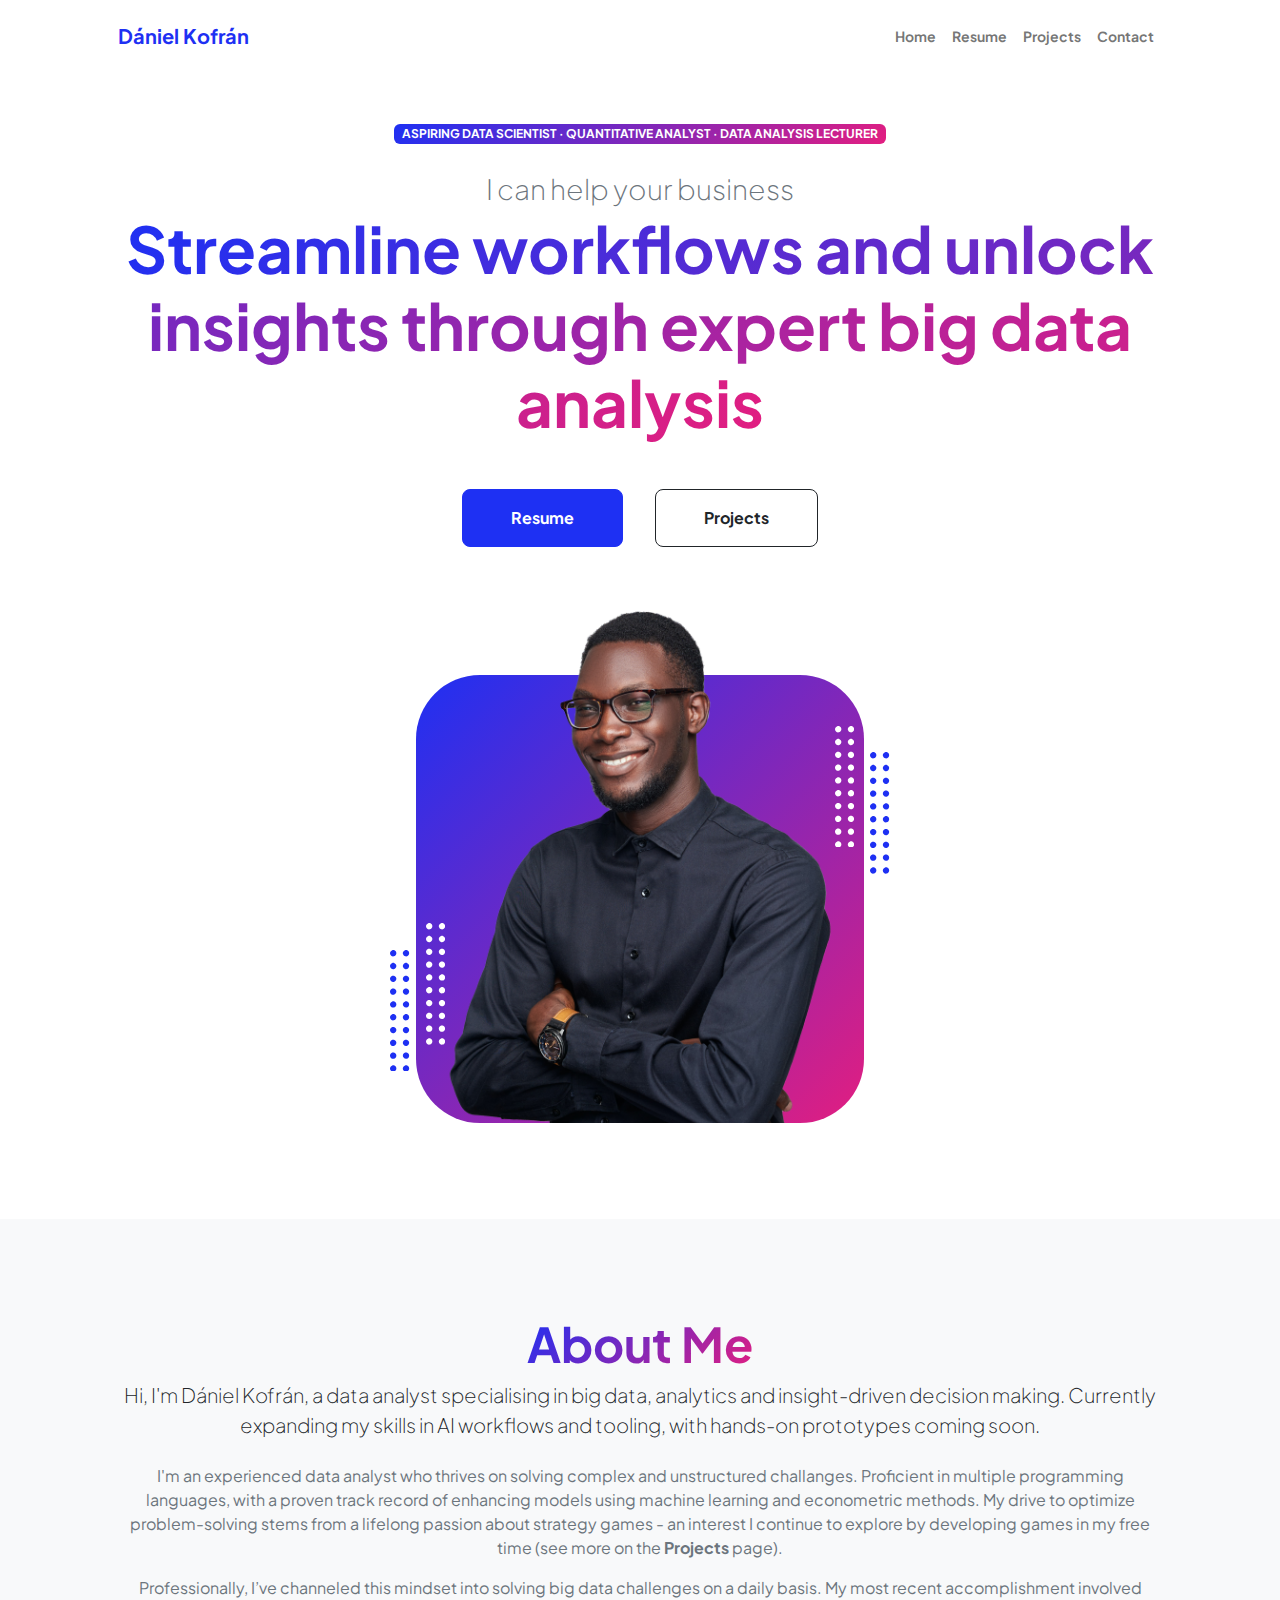
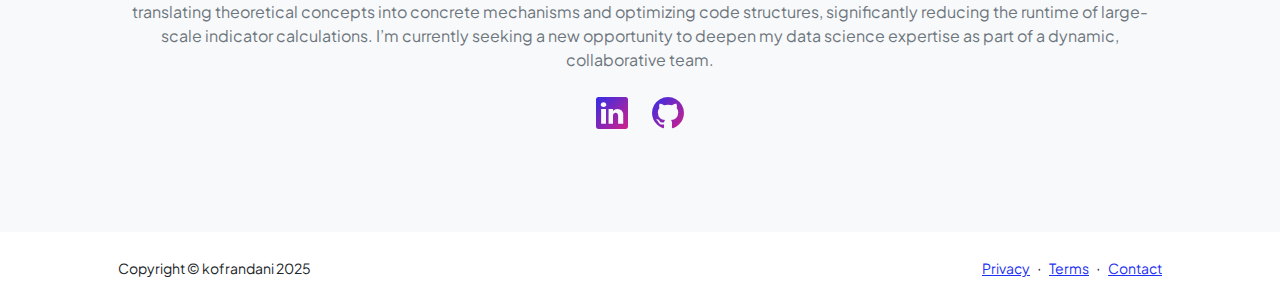
<file: index.html>
<!DOCTYPE html>
<html lang="en">
    <head>
        <meta charset="utf-8" />
        <meta name="viewport" content="width=device-width, initial-scale=1, shrink-to-fit=no" />
        <meta name="description" content="" />
        <meta name="author" content="" />
        <title>Dániel Kofrán Personal Website - Home Page</title>
        <!-- Favicon-->
        <link rel="icon" type="image/x-icon" href="assets/favicon.ico" />
        <!-- Custom Google font-->
        <link rel="preconnect" href="https://fonts.googleapis.com" />
        <link rel="preconnect" href="https://fonts.gstatic.com" crossorigin />
        <link href="https://fonts.googleapis.com/css2?family=Plus+Jakarta+Sans:wght@100;200;300;400;500;600;700;800;900&amp;display=swap" rel="stylesheet" />
        <!-- Bootstrap icons-->
        <link href="https://cdn.jsdelivr.net/npm/bootstrap-icons@1.8.1/font/bootstrap-icons.css" rel="stylesheet" />
        <!-- Core theme CSS (includes Bootstrap)-->
        <link href="css/styles.css" rel="stylesheet" />
    </head>
    <body class="d-flex flex-column h-100">
        <main class="flex-shrink-0">
            <!-- Navigation-->
            <nav class="navbar navbar-expand-lg navbar-light bg-white py-3">
                <div class="container px-5">
                    <a class="navbar-brand" href="index.html"><span class="fw-bolder text-primary">Dániel Kofrán</span></a>
                    <button class="navbar-toggler" type="button" data-bs-toggle="collapse" data-bs-target="#navbarSupportedContent" aria-controls="navbarSupportedContent" aria-expanded="false" aria-label="Toggle navigation"><span class="navbar-toggler-icon"></span></button>
                    <div class="collapse navbar-collapse" id="navbarSupportedContent">
                        <ul class="navbar-nav ms-auto mb-2 mb-lg-0 small fw-bolder">
                            <li class="nav-item"><a class="nav-link" href="index.html">Home</a></li>
                            <li class="nav-item"><a class="nav-link" href="resume.html">Resume</a></li>
                            <li class="nav-item"><a class="nav-link" href="projects.html">Projects</a></li>
                            <li class="nav-item"><a class="nav-link" href="contact.html">Contact</a></li>
                        </ul>
                    </div>
                </div>
            </nav>
            <!-- Header-->
            <header class="py-5">
                <div class="container px-5 pb-5">
                    <div class="row gx-5 align-items-center">
                        <div class="col-xxl-5">
                            <!-- Header text content-->
                            <div class="text-center text-xxl-start">
                                <div class="badge bg-gradient-primary-to-secondary text-white mb-4">
                                    <div class="text-uppercase">
                                        Aspiring Data Scientist &middot;<br class="d-md-none">
                                        Quantitative Analyst &middot;<br class="d-md-none">
                                        Data Analysis Lecturer
                                    </div>
                                </div>                                <div class="fs-3 fw-light text-muted">I can help your business</div>
                                <h1 class="display-3 fw-bolder mb-5"><span class="text-gradient d-inline">Streamline workflows and unlock insights through expert big data analysis</span></h1>
                                <div class="d-grid gap-3 d-sm-flex justify-content-sm-center justify-content-xxl-start mb-3">
                                    <a class="btn btn-primary btn-lg px-5 py-3 me-sm-3 fs-6 fw-bolder" href="resume.html">Resume</a>
                                    <a class="btn btn-outline-dark btn-lg px-5 py-3 fs-6 fw-bolder" href="projects.html">Projects</a>
                                </div>
                            </div>
                        </div>
                        <div class="col-xxl-7">
                            <!-- Header profile picture-->
                            <div class="d-flex justify-content-center mt-5 mt-xxl-0">
                                <div class="profile bg-gradient-primary-to-secondary">
                                    <!-- TIP: For best results, use a photo with a transparent background like the demo example below-->
                                    <!-- Watch a tutorial on how to do this on YouTube (link)-->
                                    <img class="profile-img" src="assets/profile.png" alt="..." />
                                    <div class="dots-1">
                                        <!-- SVG Dots-->
                                        <svg version="1.1" xmlns="http://www.w3.org/2000/svg" xmlns:xlink="http://www.w3.org/1999/xlink" x="0px" y="0px" viewBox="0 0 191.6 1215.4" style="enable-background: new 0 0 191.6 1215.4" xml:space="preserve">
                                            <g transform="translate(0.000000,1280.000000) scale(0.100000,-0.100000)">
                                                <path d="M227.7,12788.6c-105-35-200-141-222-248c-43-206,163-412,369-369c155,32,275,190,260,339c-11,105-90,213-190,262        C383.7,12801.6,289.7,12808.6,227.7,12788.6z"></path>
                                                <path d="M1507.7,12788.6c-151-50-253-216-222-362c25-119,136-230,254-255c194-41,395,142,375,339c-11,105-90,213-190,262        C1663.7,12801.6,1569.7,12808.6,1507.7,12788.6z"></path>
                                                <path d="M227.7,11508.6c-105-35-200-141-222-248c-43-206,163-412,369-369c155,32,275,190,260,339c-11,105-90,213-190,262        C383.7,11521.6,289.7,11528.6,227.7,11508.6z"></path>
                                                <path d="M1507.7,11508.6c-151-50-253-216-222-362c25-119,136-230,254-255c194-41,395,142,375,339c-11,105-90,213-190,262        C1663.7,11521.6,1569.7,11528.6,1507.7,11508.6z"></path>
                                                <path d="M227.7,10228.6c-105-35-200-141-222-248c-43-206,163-412,369-369c155,32,275,190,260,339c-11,105-90,213-190,262        C383.7,10241.6,289.7,10248.6,227.7,10228.6z"></path>
                                                <path d="M1507.7,10228.6c-105-35-200-141-222-248c-43-206,163-412,369-369c155,32,275,190,260,339c-11,105-90,213-190,262        C1663.7,10241.6,1569.7,10248.6,1507.7,10228.6z"></path>
                                                <path d="M227.7,8948.6c-105-35-200-141-222-248c-43-206,163-412,369-369c155,32,275,190,260,339c-11,105-90,213-190,262        C383.7,8961.6,289.7,8968.6,227.7,8948.6z"></path>
                                                <path d="M1507.7,8948.6c-105-35-200-141-222-248c-43-206,163-412,369-369c155,32,275,190,260,339c-11,105-90,213-190,262        C1663.7,8961.6,1569.7,8968.6,1507.7,8948.6z"></path>
                                                <path d="M227.7,7668.6c-105-35-200-141-222-248c-43-206,163-412,369-369c155,32,275,190,260,339c-11,105-90,213-190,262        C383.7,7681.6,289.7,7688.6,227.7,7668.6z"></path>
                                                <path d="M1507.7,7668.6c-105-35-200-141-222-248c-43-206,163-412,369-369c155,32,275,190,260,339c-11,105-90,213-190,262        C1663.7,7681.6,1569.7,7688.6,1507.7,7668.6z"></path>
                                                <path d="M227.7,6388.6c-105-35-200-141-222-248c-43-206,163-412,369-369c155,32,275,190,260,339c-11,105-90,213-190,262        C383.7,6401.6,289.7,6408.6,227.7,6388.6z"></path>
                                                <path d="M1507.7,6388.6c-105-35-200-141-222-248c-43-206,163-412,369-369c155,32,275,190,260,339c-11,105-90,213-190,262        C1663.7,6401.6,1569.7,6408.6,1507.7,6388.6z"></path>
                                                <path d="M227.7,5108.6c-105-35-200-141-222-248c-43-206,163-412,369-369c155,32,275,190,260,339c-11,105-90,213-190,262        C383.7,5121.6,289.7,5128.6,227.7,5108.6z"></path>
                                                <path d="M1507.7,5108.6c-105-35-200-141-222-248c-43-206,163-412,369-369c155,32,275,190,260,339c-11,105-90,213-190,262        C1663.7,5121.6,1569.7,5128.6,1507.7,5108.6z"></path>
                                                <path d="M227.7,3828.6c-105-35-200-141-222-248c-43-206,163-412,369-369c155,32,275,190,260,339c-11,105-90,213-190,262        C383.7,3841.6,289.7,3848.6,227.7,3828.6z"></path>
                                                <path d="M1507.7,3828.6c-105-35-200-141-222-248c-43-206,163-412,369-369c155,32,275,190,260,339c-11,105-90,213-190,262        C1663.7,3841.6,1569.7,3848.6,1507.7,3828.6z"></path>
                                                <path d="M227.7,2548.6c-105-35-200-141-222-248c-43-206,163-412,369-369c155,32,275,190,260,339c-11,105-90,213-190,262        C383.7,2561.6,289.7,2568.6,227.7,2548.6z"></path>
                                                <path d="M1507.7,2548.6c-105-35-200-141-222-248c-43-206,163-412,369-369c155,32,275,190,260,339c-11,105-90,213-190,262        C1663.7,2561.6,1569.7,2568.6,1507.7,2548.6z"></path>
                                                <path d="M227.7,1268.6c-105-35-200-141-222-248c-43-206,163-412,369-369c155,32,275,190,260,339c-11,105-90,213-190,262        C383.7,1281.6,289.7,1288.6,227.7,1268.6z"></path>
                                                <path d="M1507.7,1268.6c-105-35-200-141-222-248c-43-206,163-412,369-369c155,32,275,190,260,339c-11,105-90,213-190,262        C1663.7,1281.6,1569.7,1288.6,1507.7,1268.6z"></path>
                                            </g>
                                        </svg>
                                        <!-- END of SVG dots-->
                                    </div>
                                    <div class="dots-2">
                                        <!-- SVG Dots-->
                                        <svg version="1.1" xmlns="http://www.w3.org/2000/svg" xmlns:xlink="http://www.w3.org/1999/xlink" x="0px" y="0px" viewBox="0 0 191.6 1215.4" style="enable-background: new 0 0 191.6 1215.4" xml:space="preserve">
                                            <g transform="translate(0.000000,1280.000000) scale(0.100000,-0.100000)">
                                                <path d="M227.7,12788.6c-105-35-200-141-222-248c-43-206,163-412,369-369c155,32,275,190,260,339c-11,105-90,213-190,262        C383.7,12801.6,289.7,12808.6,227.7,12788.6z"></path>
                                                <path d="M1507.7,12788.6c-151-50-253-216-222-362c25-119,136-230,254-255c194-41,395,142,375,339c-11,105-90,213-190,262        C1663.7,12801.6,1569.7,12808.6,1507.7,12788.6z"></path>
                                                <path d="M227.7,11508.6c-105-35-200-141-222-248c-43-206,163-412,369-369c155,32,275,190,260,339c-11,105-90,213-190,262        C383.7,11521.6,289.7,11528.6,227.7,11508.6z"></path>
                                                <path d="M1507.7,11508.6c-151-50-253-216-222-362c25-119,136-230,254-255c194-41,395,142,375,339c-11,105-90,213-190,262        C1663.7,11521.6,1569.7,11528.6,1507.7,11508.6z"></path>
                                                <path d="M227.7,10228.6c-105-35-200-141-222-248c-43-206,163-412,369-369c155,32,275,190,260,339c-11,105-90,213-190,262        C383.7,10241.6,289.7,10248.6,227.7,10228.6z"></path>
                                                <path d="M1507.7,10228.6c-105-35-200-141-222-248c-43-206,163-412,369-369c155,32,275,190,260,339c-11,105-90,213-190,262        C1663.7,10241.6,1569.7,10248.6,1507.7,10228.6z"></path>
                                                <path d="M227.7,8948.6c-105-35-200-141-222-248c-43-206,163-412,369-369c155,32,275,190,260,339c-11,105-90,213-190,262        C383.7,8961.6,289.7,8968.6,227.7,8948.6z"></path>
                                                <path d="M1507.7,8948.6c-105-35-200-141-222-248c-43-206,163-412,369-369c155,32,275,190,260,339c-11,105-90,213-190,262        C1663.7,8961.6,1569.7,8968.6,1507.7,8948.6z"></path>
                                                <path d="M227.7,7668.6c-105-35-200-141-222-248c-43-206,163-412,369-369c155,32,275,190,260,339c-11,105-90,213-190,262        C383.7,7681.6,289.7,7688.6,227.7,7668.6z"></path>
                                                <path d="M1507.7,7668.6c-105-35-200-141-222-248c-43-206,163-412,369-369c155,32,275,190,260,339c-11,105-90,213-190,262        C1663.7,7681.6,1569.7,7688.6,1507.7,7668.6z"></path>
                                                <path d="M227.7,6388.6c-105-35-200-141-222-248c-43-206,163-412,369-369c155,32,275,190,260,339c-11,105-90,213-190,262        C383.7,6401.6,289.7,6408.6,227.7,6388.6z"></path>
                                                <path d="M1507.7,6388.6c-105-35-200-141-222-248c-43-206,163-412,369-369c155,32,275,190,260,339c-11,105-90,213-190,262        C1663.7,6401.6,1569.7,6408.6,1507.7,6388.6z"></path>
                                                <path d="M227.7,5108.6c-105-35-200-141-222-248c-43-206,163-412,369-369c155,32,275,190,260,339c-11,105-90,213-190,262        C383.7,5121.6,289.7,5128.6,227.7,5108.6z"></path>
                                                <path d="M1507.7,5108.6c-105-35-200-141-222-248c-43-206,163-412,369-369c155,32,275,190,260,339c-11,105-90,213-190,262        C1663.7,5121.6,1569.7,5128.6,1507.7,5108.6z"></path>
                                                <path d="M227.7,3828.6c-105-35-200-141-222-248c-43-206,163-412,369-369c155,32,275,190,260,339c-11,105-90,213-190,262        C383.7,3841.6,289.7,3848.6,227.7,3828.6z"></path>
                                                <path d="M1507.7,3828.6c-105-35-200-141-222-248c-43-206,163-412,369-369c155,32,275,190,260,339c-11,105-90,213-190,262        C1663.7,3841.6,1569.7,3848.6,1507.7,3828.6z"></path>
                                                <path d="M227.7,2548.6c-105-35-200-141-222-248c-43-206,163-412,369-369c155,32,275,190,260,339c-11,105-90,213-190,262        C383.7,2561.6,289.7,2568.6,227.7,2548.6z"></path>
                                                <path d="M1507.7,2548.6c-105-35-200-141-222-248c-43-206,163-412,369-369c155,32,275,190,260,339c-11,105-90,213-190,262        C1663.7,2561.6,1569.7,2568.6,1507.7,2548.6z"></path>
                                                <path d="M227.7,1268.6c-105-35-200-141-222-248c-43-206,163-412,369-369c155,32,275,190,260,339c-11,105-90,213-190,262        C383.7,1281.6,289.7,1288.6,227.7,1268.6z"></path>
                                                <path d="M1507.7,1268.6c-105-35-200-141-222-248c-43-206,163-412,369-369c155,32,275,190,260,339c-11,105-90,213-190,262        C1663.7,1281.6,1569.7,1288.6,1507.7,1268.6z"></path>
                                            </g>
                                        </svg>
                                        <!-- END of SVG dots-->
                                    </div>
                                    <div class="dots-3">
                                        <!-- SVG Dots-->
                                        <svg version="1.1" xmlns="http://www.w3.org/2000/svg" xmlns:xlink="http://www.w3.org/1999/xlink" x="0px" y="0px" viewBox="0 0 191.6 1215.4" style="enable-background: new 0 0 191.6 1215.4" xml:space="preserve">
                                            <g transform="translate(0.000000,1280.000000) scale(0.100000,-0.100000)">
                                                <path d="M227.7,12788.6c-105-35-200-141-222-248c-43-206,163-412,369-369c155,32,275,190,260,339c-11,105-90,213-190,262        C383.7,12801.6,289.7,12808.6,227.7,12788.6z"></path>
                                                <path d="M1507.7,12788.6c-151-50-253-216-222-362c25-119,136-230,254-255c194-41,395,142,375,339c-11,105-90,213-190,262        C1663.7,12801.6,1569.7,12808.6,1507.7,12788.6z"></path>
                                                <path d="M227.7,11508.6c-105-35-200-141-222-248c-43-206,163-412,369-369c155,32,275,190,260,339c-11,105-90,213-190,262        C383.7,11521.6,289.7,11528.6,227.7,11508.6z"></path>
                                                <path d="M1507.7,11508.6c-151-50-253-216-222-362c25-119,136-230,254-255c194-41,395,142,375,339c-11,105-90,213-190,262        C1663.7,11521.6,1569.7,11528.6,1507.7,11508.6z"></path>
                                                <path d="M227.7,10228.6c-105-35-200-141-222-248c-43-206,163-412,369-369c155,32,275,190,260,339c-11,105-90,213-190,262        C383.7,10241.6,289.7,10248.6,227.7,10228.6z"></path>
                                                <path d="M1507.7,10228.6c-105-35-200-141-222-248c-43-206,163-412,369-369c155,32,275,190,260,339c-11,105-90,213-190,262        C1663.7,10241.6,1569.7,10248.6,1507.7,10228.6z"></path>
                                                <path d="M227.7,8948.6c-105-35-200-141-222-248c-43-206,163-412,369-369c155,32,275,190,260,339c-11,105-90,213-190,262        C383.7,8961.6,289.7,8968.6,227.7,8948.6z"></path>
                                                <path d="M1507.7,8948.6c-105-35-200-141-222-248c-43-206,163-412,369-369c155,32,275,190,260,339c-11,105-90,213-190,262        C1663.7,8961.6,1569.7,8968.6,1507.7,8948.6z"></path>
                                                <path d="M227.7,7668.6c-105-35-200-141-222-248c-43-206,163-412,369-369c155,32,275,190,260,339c-11,105-90,213-190,262        C383.7,7681.6,289.7,7688.6,227.7,7668.6z"></path>
                                                <path d="M1507.7,7668.6c-105-35-200-141-222-248c-43-206,163-412,369-369c155,32,275,190,260,339c-11,105-90,213-190,262        C1663.7,7681.6,1569.7,7688.6,1507.7,7668.6z"></path>
                                                <path d="M227.7,6388.6c-105-35-200-141-222-248c-43-206,163-412,369-369c155,32,275,190,260,339c-11,105-90,213-190,262        C383.7,6401.6,289.7,6408.6,227.7,6388.6z"></path>
                                                <path d="M1507.7,6388.6c-105-35-200-141-222-248c-43-206,163-412,369-369c155,32,275,190,260,339c-11,105-90,213-190,262        C1663.7,6401.6,1569.7,6408.6,1507.7,6388.6z"></path>
                                                <path d="M227.7,5108.6c-105-35-200-141-222-248c-43-206,163-412,369-369c155,32,275,190,260,339c-11,105-90,213-190,262        C383.7,5121.6,289.7,5128.6,227.7,5108.6z"></path>
                                                <path d="M1507.7,5108.6c-105-35-200-141-222-248c-43-206,163-412,369-369c155,32,275,190,260,339c-11,105-90,213-190,262        C1663.7,5121.6,1569.7,5128.6,1507.7,5108.6z"></path>
                                                <path d="M227.7,3828.6c-105-35-200-141-222-248c-43-206,163-412,369-369c155,32,275,190,260,339c-11,105-90,213-190,262        C383.7,3841.6,289.7,3848.6,227.7,3828.6z"></path>
                                                <path d="M1507.7,3828.6c-105-35-200-141-222-248c-43-206,163-412,369-369c155,32,275,190,260,339c-11,105-90,213-190,262        C1663.7,3841.6,1569.7,3848.6,1507.7,3828.6z"></path>
                                                <path d="M227.7,2548.6c-105-35-200-141-222-248c-43-206,163-412,369-369c155,32,275,190,260,339c-11,105-90,213-190,262        C383.7,2561.6,289.7,2568.6,227.7,2548.6z"></path>
                                                <path d="M1507.7,2548.6c-105-35-200-141-222-248c-43-206,163-412,369-369c155,32,275,190,260,339c-11,105-90,213-190,262        C1663.7,2561.6,1569.7,2568.6,1507.7,2548.6z"></path>
                                                <path d="M227.7,1268.6c-105-35-200-141-222-248c-43-206,163-412,369-369c155,32,275,190,260,339c-11,105-90,213-190,262        C383.7,1281.6,289.7,1288.6,227.7,1268.6z"></path>
                                                <path d="M1507.7,1268.6c-105-35-200-141-222-248c-43-206,163-412,369-369c155,32,275,190,260,339c-11,105-90,213-190,262        C1663.7,1281.6,1569.7,1288.6,1507.7,1268.6z"></path>
                                            </g>
                                        </svg>
                                        <!-- END of SVG dots-->
                                    </div>
                                    <div class="dots-4">
                                        <!-- SVG Dots-->
                                        <svg version="1.1" xmlns="http://www.w3.org/2000/svg" xmlns:xlink="http://www.w3.org/1999/xlink" x="0px" y="0px" viewBox="0 0 191.6 1215.4" style="enable-background: new 0 0 191.6 1215.4" xml:space="preserve">
                                            <g transform="translate(0.000000,1280.000000) scale(0.100000,-0.100000)">
                                                <path d="M227.7,12788.6c-105-35-200-141-222-248c-43-206,163-412,369-369c155,32,275,190,260,339c-11,105-90,213-190,262        C383.7,12801.6,289.7,12808.6,227.7,12788.6z"></path>
                                                <path d="M1507.7,12788.6c-151-50-253-216-222-362c25-119,136-230,254-255c194-41,395,142,375,339c-11,105-90,213-190,262        C1663.7,12801.6,1569.7,12808.6,1507.7,12788.6z"></path>
                                                <path d="M227.7,11508.6c-105-35-200-141-222-248c-43-206,163-412,369-369c155,32,275,190,260,339c-11,105-90,213-190,262        C383.7,11521.6,289.7,11528.6,227.7,11508.6z"></path>
                                                <path d="M1507.7,11508.6c-151-50-253-216-222-362c25-119,136-230,254-255c194-41,395,142,375,339c-11,105-90,213-190,262        C1663.7,11521.6,1569.7,11528.6,1507.7,11508.6z"></path>
                                                <path d="M227.7,10228.6c-105-35-200-141-222-248c-43-206,163-412,369-369c155,32,275,190,260,339c-11,105-90,213-190,262        C383.7,10241.6,289.7,10248.6,227.7,10228.6z"></path>
                                                <path d="M1507.7,10228.6c-105-35-200-141-222-248c-43-206,163-412,369-369c155,32,275,190,260,339c-11,105-90,213-190,262        C1663.7,10241.6,1569.7,10248.6,1507.7,10228.6z"></path>
                                                <path d="M227.7,8948.6c-105-35-200-141-222-248c-43-206,163-412,369-369c155,32,275,190,260,339c-11,105-90,213-190,262        C383.7,8961.6,289.7,8968.6,227.7,8948.6z"></path>
                                                <path d="M1507.7,8948.6c-105-35-200-141-222-248c-43-206,163-412,369-369c155,32,275,190,260,339c-11,105-90,213-190,262        C1663.7,8961.6,1569.7,8968.6,1507.7,8948.6z"></path>
                                                <path d="M227.7,7668.6c-105-35-200-141-222-248c-43-206,163-412,369-369c155,32,275,190,260,339c-11,105-90,213-190,262        C383.7,7681.6,289.7,7688.6,227.7,7668.6z"></path>
                                                <path d="M1507.7,7668.6c-105-35-200-141-222-248c-43-206,163-412,369-369c155,32,275,190,260,339c-11,105-90,213-190,262        C1663.7,7681.6,1569.7,7688.6,1507.7,7668.6z"></path>
                                                <path d="M227.7,6388.6c-105-35-200-141-222-248c-43-206,163-412,369-369c155,32,275,190,260,339c-11,105-90,213-190,262        C383.7,6401.6,289.7,6408.6,227.7,6388.6z"></path>
                                                <path d="M1507.7,6388.6c-105-35-200-141-222-248c-43-206,163-412,369-369c155,32,275,190,260,339c-11,105-90,213-190,262        C1663.7,6401.6,1569.7,6408.6,1507.7,6388.6z"></path>
                                                <path d="M227.7,5108.6c-105-35-200-141-222-248c-43-206,163-412,369-369c155,32,275,190,260,339c-11,105-90,213-190,262        C383.7,5121.6,289.7,5128.6,227.7,5108.6z"></path>
                                                <path d="M1507.7,5108.6c-105-35-200-141-222-248c-43-206,163-412,369-369c155,32,275,190,260,339c-11,105-90,213-190,262        C1663.7,5121.6,1569.7,5128.6,1507.7,5108.6z"></path>
                                                <path d="M227.7,3828.6c-105-35-200-141-222-248c-43-206,163-412,369-369c155,32,275,190,260,339c-11,105-90,213-190,262        C383.7,3841.6,289.7,3848.6,227.7,3828.6z"></path>
                                                <path d="M1507.7,3828.6c-105-35-200-141-222-248c-43-206,163-412,369-369c155,32,275,190,260,339c-11,105-90,213-190,262        C1663.7,3841.6,1569.7,3848.6,1507.7,3828.6z"></path>
                                                <path d="M227.7,2548.6c-105-35-200-141-222-248c-43-206,163-412,369-369c155,32,275,190,260,339c-11,105-90,213-190,262        C383.7,2561.6,289.7,2568.6,227.7,2548.6z"></path>
                                                <path d="M1507.7,2548.6c-105-35-200-141-222-248c-43-206,163-412,369-369c155,32,275,190,260,339c-11,105-90,213-190,262        C1663.7,2561.6,1569.7,2568.6,1507.7,2548.6z"></path>
                                                <path d="M227.7,1268.6c-105-35-200-141-222-248c-43-206,163-412,369-369c155,32,275,190,260,339c-11,105-90,213-190,262        C383.7,1281.6,289.7,1288.6,227.7,1268.6z"></path>
                                                <path d="M1507.7,1268.6c-105-35-200-141-222-248c-43-206,163-412,369-369c155,32,275,190,260,339c-11,105-90,213-190,262        C1663.7,1281.6,1569.7,1288.6,1507.7,1268.6z"></path>
                                            </g>
                                        </svg>
                                        <!-- END of SVG dots-->
                                    </div>
                                </div>
                            </div>
                        </div>
                    </div>
                </div>
            </header>
            <!-- About Section-->
            <section class="bg-light py-5">
                <div class="container px-5">
                    <div class="row gx-5 justify-content-center">
                        <div class="col-xxl-8">
                            <div class="text-center my-5">
                                <h2 class="display-5 fw-bolder"><span class="text-gradient d-inline">About Me</span></h2>
                                <p class="lead fw-light mb-4">
                                    Hi, I'm Dániel Kofrán, a data analyst specialising in big data, analytics and insight-driven decision making. 
                                    Currently expanding my skills in AI workflows and tooling, with hands-on prototypes coming soon.
                                </p>
                                <p class="text-muted">
                                    I'm an experienced data analyst who thrives on solving complex and unstructured challanges.
                                    Proficient in multiple programming languages, with a proven track record of enhancing models using machine learning and econometric methods. 
                                    My drive to optimize problem-solving stems from a lifelong passion about strategy games - an interest I continue to explore by developing games in my free time 
                                    (see more on the <strong><a class="nav-link d-inline p-0 custom-link" href="projects.html">Projects</a></strong> page). 
                                </p>
                                <p class="text-muted">
                                    Professionally, I’ve channeled this mindset into solving big data challenges on a daily basis. 
                                    My most recent accomplishment involved translating theoretical concepts into concrete mechanisms and optimizing code structures, 
                                    significantly reducing the runtime of large-scale indicator calculations. 
                                    I’m currently seeking a new opportunity to deepen my data science expertise as part of a dynamic, collaborative team.
                                </p>
                                <div class="d-flex justify-content-center fs-2 gap-4">
                                    <a class="text-gradient" href="https://www.linkedin.com/in/d%C3%A1niel-kofr%C3%A1n-18485824b/"><i class="bi bi-linkedin"></i></a>
                                    <a class="text-gradient" href="https://github.com/kofrandani"><i class="bi bi-github"></i></a>
                                </div>
                            </div>
                        </div>
                    </div>
                </div>
            </section>
        </main>
        <!-- Footer-->
        <footer class="bg-white py-4 mt-auto">
            <div class="container px-5">
                <div class="row align-items-center justify-content-between flex-column flex-sm-row">
                    <div class="col-auto"><div class="small m-0">Copyright &copy; kofrandani 2025</div></div>
                    <div class="col-auto">
                        <a class="small" href="#!">Privacy</a>
                        <span class="mx-1">&middot;</span>
                        <a class="small" href="#!">Terms</a>
                        <span class="mx-1">&middot;</span>
                        <a class="small" href="#!">Contact</a>
                    </div>
                </div>
            </div>
        </footer>
        <!-- Bootstrap core JS-->
        <script src="https://cdn.jsdelivr.net/npm/bootstrap@5.2.3/dist/js/bootstrap.bundle.min.js"></script>
        <!-- Core theme JS-->
        <script src="js/scripts.js"></script>
    </body>
</html>
</file>
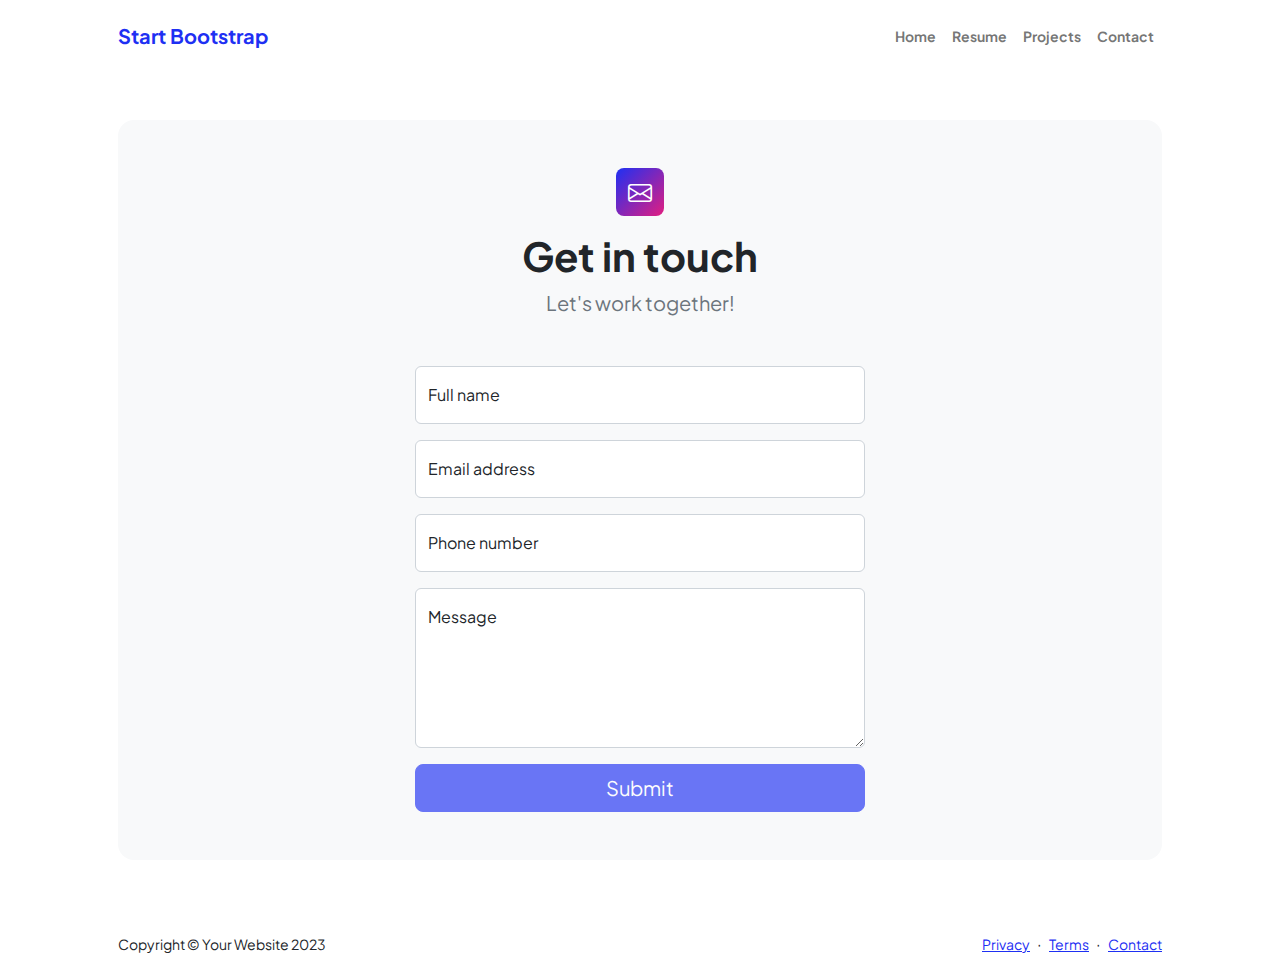
<file: contact.html>
<!DOCTYPE html>
<html lang="en">
    <head>
        <meta charset="utf-8" />
        <meta name="viewport" content="width=device-width, initial-scale=1, shrink-to-fit=no" />
        <meta name="description" content />
        <meta name="author" content />
        <title>Modern Business - Start Bootstrap Template</title>
        <!-- Favicon-->
        <link rel="icon" type="image/x-icon" href="assets/favicon.ico" />
        <!-- Custom Google font-->
        <link rel="preconnect" href="https://fonts.googleapis.com" />
        <link rel="preconnect" href="https://fonts.gstatic.com" crossorigin />
        <link href="https://fonts.googleapis.com/css2?family=Plus+Jakarta+Sans:wght@100;200;300;400;500;600;700;800;900&amp;display=swap" rel="stylesheet" />
        <!-- Bootstrap icons-->
        <link href="https://cdn.jsdelivr.net/npm/bootstrap-icons@1.8.1/font/bootstrap-icons.css" rel="stylesheet" />
        <!-- Core theme CSS (includes Bootstrap)-->
        <link href="css/styles.css" rel="stylesheet" />
    </head>
    <body class="d-flex flex-column">
        <main class="flex-shrink-0">
            <!-- Navigation-->
            <nav class="navbar navbar-expand-lg navbar-light bg-white py-3">
                <div class="container px-5">
                    <a class="navbar-brand" href="index.html"><span class="fw-bolder text-primary">Start Bootstrap</span></a>
                    <button class="navbar-toggler" type="button" data-bs-toggle="collapse" data-bs-target="#navbarSupportedContent" aria-controls="navbarSupportedContent" aria-expanded="false" aria-label="Toggle navigation"><span class="navbar-toggler-icon"></span></button>
                    <div class="collapse navbar-collapse" id="navbarSupportedContent">
                        <ul class="navbar-nav ms-auto mb-2 mb-lg-0 small fw-bolder">
                            <li class="nav-item"><a class="nav-link" href="index.html">Home</a></li>
                            <li class="nav-item"><a class="nav-link" href="resume.html">Resume</a></li>
                            <li class="nav-item"><a class="nav-link" href="projects.html">Projects</a></li>
                            <li class="nav-item"><a class="nav-link" href="contact.html">Contact</a></li>
                        </ul>
                    </div>
                </div>
            </nav>
            <!-- Page content-->
            <section class="py-5">
                <div class="container px-5">
                    <!-- Contact form-->
                    <div class="bg-light rounded-4 py-5 px-4 px-md-5">
                        <div class="text-center mb-5">
                            <div class="feature bg-primary bg-gradient-primary-to-secondary text-white rounded-3 mb-3"><i class="bi bi-envelope"></i></div>
                            <h1 class="fw-bolder">Get in touch</h1>
                            <p class="lead fw-normal text-muted mb-0">Let's work together!</p>
                        </div>
                        <div class="row gx-5 justify-content-center">
                            <div class="col-lg-8 col-xl-6">
                                <!-- * * * * * * * * * * * * * * *-->
                                <!-- * * SB Forms Contact Form * *-->
                                <!-- * * * * * * * * * * * * * * *-->
                                <!-- This form is pre-integrated with SB Forms.-->
                                <!-- To make this form functional, sign up at-->
                                <!-- https://startbootstrap.com/solution/contact-forms-->
                                <!-- to get an API token!-->
                                <form id="contactForm" data-sb-form-api-token="API_TOKEN">
                                    <!-- Name input-->
                                    <div class="form-floating mb-3">
                                        <input class="form-control" id="name" type="text" placeholder="Enter your name..." data-sb-validations="required" />
                                        <label for="name">Full name</label>
                                        <div class="invalid-feedback" data-sb-feedback="name:required">A name is required.</div>
                                    </div>
                                    <!-- Email address input-->
                                    <div class="form-floating mb-3">
                                        <input class="form-control" id="email" type="email" placeholder="name@example.com" data-sb-validations="required,email" />
                                        <label for="email">Email address</label>
                                        <div class="invalid-feedback" data-sb-feedback="email:required">An email is required.</div>
                                        <div class="invalid-feedback" data-sb-feedback="email:email">Email is not valid.</div>
                                    </div>
                                    <!-- Phone number input-->
                                    <div class="form-floating mb-3">
                                        <input class="form-control" id="phone" type="tel" placeholder="(123) 456-7890" data-sb-validations="required" />
                                        <label for="phone">Phone number</label>
                                        <div class="invalid-feedback" data-sb-feedback="phone:required">A phone number is required.</div>
                                    </div>
                                    <!-- Message input-->
                                    <div class="form-floating mb-3">
                                        <textarea class="form-control" id="message" type="text" placeholder="Enter your message here..." style="height: 10rem" data-sb-validations="required"></textarea>
                                        <label for="message">Message</label>
                                        <div class="invalid-feedback" data-sb-feedback="message:required">A message is required.</div>
                                    </div>
                                    <!-- Submit success message-->
                                    <!---->
                                    <!-- This is what your users will see when the form-->
                                    <!-- has successfully submitted-->
                                    <div class="d-none" id="submitSuccessMessage">
                                        <div class="text-center mb-3">
                                            <div class="fw-bolder">Form submission successful!</div>
                                            To activate this form, sign up at
                                            <br />
                                            <a href="https://startbootstrap.com/solution/contact-forms">https://startbootstrap.com/solution/contact-forms</a>
                                        </div>
                                    </div>
                                    <!-- Submit error message-->
                                    <!---->
                                    <!-- This is what your users will see when there is-->
                                    <!-- an error submitting the form-->
                                    <div class="d-none" id="submitErrorMessage"><div class="text-center text-danger mb-3">Error sending message!</div></div>
                                    <!-- Submit Button-->
                                    <div class="d-grid"><button class="btn btn-primary btn-lg disabled" id="submitButton" type="submit">Submit</button></div>
                                </form>
                            </div>
                        </div>
                    </div>
                </div>
            </section>
        </main>
        <!-- Footer-->
        <footer class="bg-white py-4 mt-auto">
            <div class="container px-5">
                <div class="row align-items-center justify-content-between flex-column flex-sm-row">
                    <div class="col-auto"><div class="small m-0">Copyright &copy; Your Website 2023</div></div>
                    <div class="col-auto">
                        <a class="small" href="#!">Privacy</a>
                        <span class="mx-1">&middot;</span>
                        <a class="small" href="#!">Terms</a>
                        <span class="mx-1">&middot;</span>
                        <a class="small" href="#!">Contact</a>
                    </div>
                </div>
            </div>
        </footer>
        <!-- Bootstrap core JS-->
        <script src="https://cdn.jsdelivr.net/npm/bootstrap@5.2.3/dist/js/bootstrap.bundle.min.js"></script>
        <!-- Core theme JS-->
        <script src="js/scripts.js"></script>
        <!-- * * * * * * * * * * * * * * * * * * * * * * * * * * * * * * * * * * * * * * * *-->
        <!-- * *                               SB Forms JS                               * *-->
        <!-- * * Activate your form at https://startbootstrap.com/solution/contact-forms * *-->
        <!-- * * * * * * * * * * * * * * * * * * * * * * * * * * * * * * * * * * * * * * * *-->
        <script src="https://cdn.startbootstrap.com/sb-forms-latest.js"></script>
    </body>
</html>
</file>
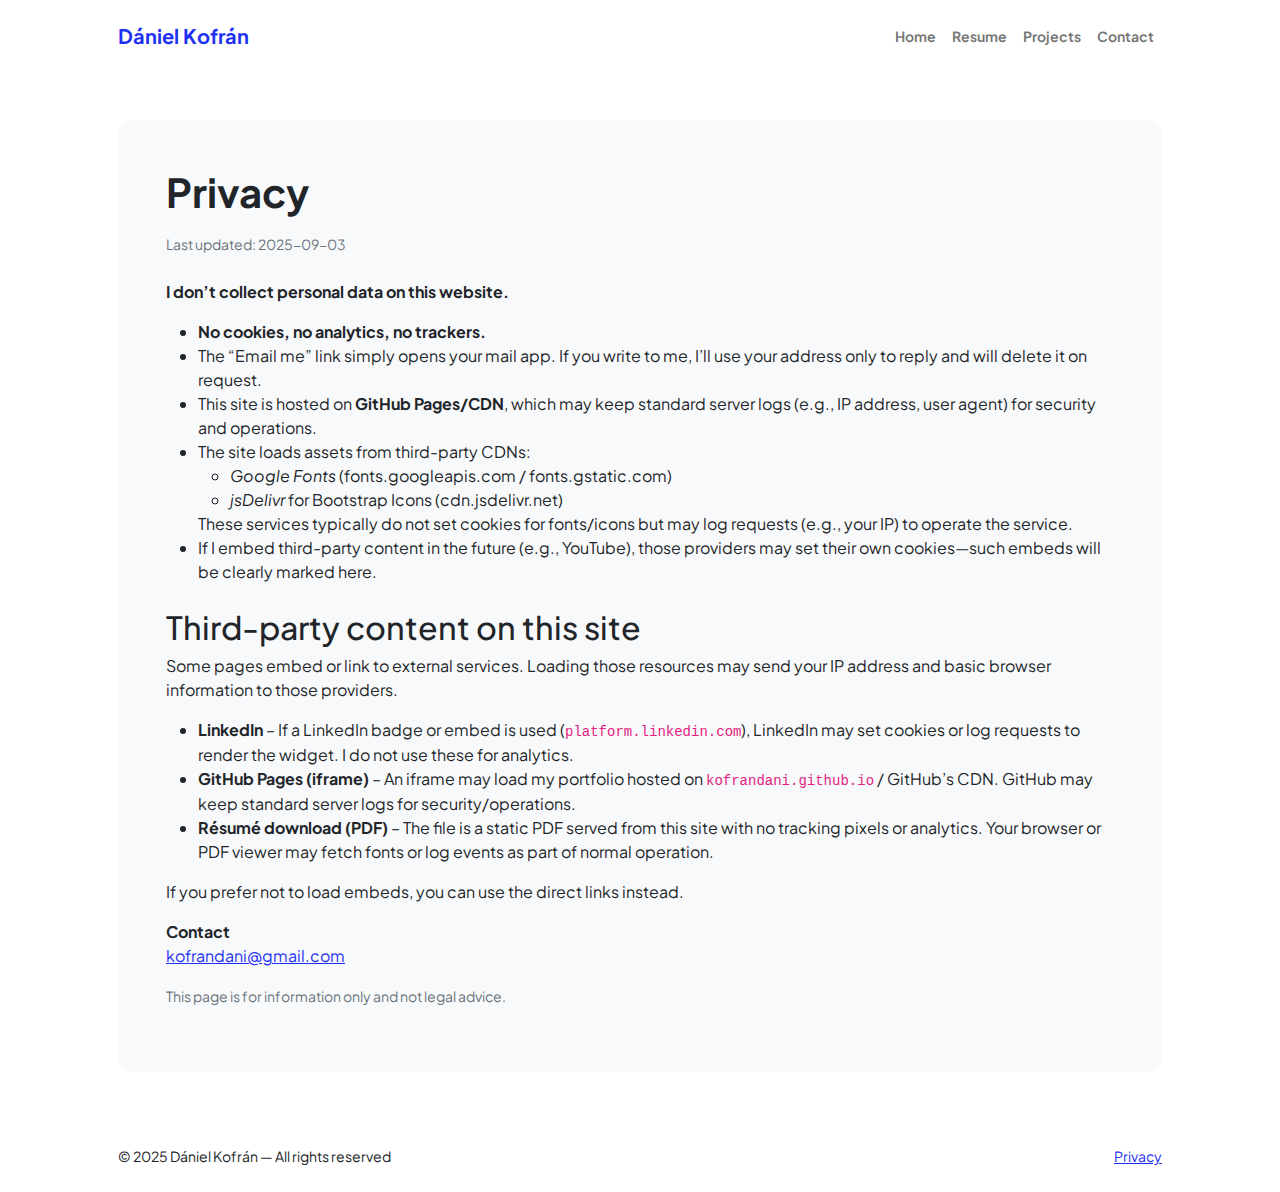
<file: privacy.html>
<!DOCTYPE html>
<html lang="en">
<head>
  <meta charset="utf-8" />
  <meta name="viewport" content="width=device-width, initial-scale=1, shrink-to-fit=no" />
  <title>Privacy – Dániel Kofrán</title>

  <link rel="icon" type="image/x-icon" href="assets/favicon.ico" />
  <link rel="preconnect" href="https://fonts.googleapis.com" />
  <link rel="preconnect" href="https://fonts.gstatic.com" crossorigin />
  <link href="https://fonts.googleapis.com/css2?family=Plus+Jakarta+Sans:wght@100;200;300;400;500;600;700;800;900&display=swap" rel="stylesheet" />
  <link href="https://cdn.jsdelivr.net/npm/bootstrap-icons@1.8.1/font/bootstrap-icons.css" rel="stylesheet" />
  <link href="css/styles.css" rel="stylesheet" />
</head>
<body class="d-flex flex-column">
  <main class="flex-shrink-0">
    <!-- Navigation (same as other pages) -->
    <nav class="navbar navbar-expand-lg navbar-light bg-white py-3">
      <div class="container px-5">
        <a class="navbar-brand" href="index.html"><span class="fw-bolder text-primary">Dániel Kofrán</span></a>
        <button class="navbar-toggler" type="button" data-bs-toggle="collapse" data-bs-target="#navbarSupportedContent" aria-controls="navbarSupportedContent" aria-expanded="false" aria-label="Toggle navigation"><span class="navbar-toggler-icon"></span></button>
        <div class="collapse navbar-collapse" id="navbarSupportedContent">
          <ul class="navbar-nav ms-auto mb-2 mb-lg-0 small fw-bolder">
            <li class="nav-item"><a class="nav-link" href="index.html">Home</a></li>
            <li class="nav-item"><a class="nav-link" href="resume.html">Resume</a></li>
            <li class="nav-item"><a class="nav-link" href="projects.html">Projects</a></li>
            <li class="nav-item"><a class="nav-link" href="contact.html">Contact</a></li>
          </ul>
        </div>
      </div>
    </nav>

    <!-- Page content -->
    <section class="py-5">
      <div class="container px-5">
        <div class="bg-light rounded-4 py-5 px-4 px-md-5">
          <div class="mb-4">
            <h1 class="fw-bolder mb-3">Privacy</h1>
            <p class="text-muted mb-1"><small>Last updated: 2025-09-03</small></p>
          </div>

          <p><strong>I don’t collect personal data on this website.</strong></p>
          <ul>
            <li><strong>No cookies, no analytics, no trackers.</strong></li>
            <li>The “Email me” link simply opens your mail app. If you write to me, I’ll use your address only to reply and will delete it on request.</li>
            <li>This site is hosted on <strong>GitHub Pages/CDN</strong>, which may keep standard server logs (e.g., IP address, user agent) for security and operations.</li>
            <li>The site loads assets from third-party CDNs:
              <ul>
                <li><em>Google Fonts</em> (fonts.googleapis.com / fonts.gstatic.com)</li>
                <li><em>jsDelivr</em> for Bootstrap Icons (cdn.jsdelivr.net)</li>
              </ul>
              These services typically do not set cookies for fonts/icons but may log requests (e.g., your IP) to operate the service.
            </li>
            <li>If I embed third-party content in the future (e.g., YouTube), those providers may set their own cookies—such embeds will be clearly marked here.</li>
          </ul>
          
          <h2 class="mt-4">Third-party content on this site</h2>
          <p>Some pages embed or link to external services. Loading those resources may send your IP address and basic browser information to those providers.</p>
          <ul>
            <li><strong>LinkedIn</strong> – If a LinkedIn badge or embed is used 
                (<code>platform.linkedin.com</code>), LinkedIn may set cookies or log requests to render the widget. 
                I do not use these for analytics.</li>
            <li><strong>GitHub Pages (iframe)</strong> – An iframe may load my portfolio hosted on 
                <code>kofrandani.github.io</code> / GitHub’s CDN. GitHub may keep standard server logs for security/operations.</li>
            <li><strong>Résumé download (PDF)</strong> – The file is a static PDF served from this site with no tracking pixels or analytics. 
                Your browser or PDF viewer may fetch fonts or log events as part of normal operation.</li>
          </ul>
          <p>If you prefer not to load embeds, you can use the direct links instead.</p>
          
          <p><strong>Contact</strong><br/>
          <a href="mailto:kofrandani@gmail.com">kofrandani@gmail.com</a></p>

          <p class="text-muted"><small>This page is for information only and not legal advice.</small></p>
        </div>
      </div>
    </section>
  </main>

  <!-- Footer -->
  <footer class="bg-white py-4 mt-auto">
    <div class="container px-5">
      <div class="row align-items-center justify-content-between flex-column flex-sm-row">
        <div class="col-auto"><div class="small m-0">© 2025 Dániel Kofrán — All rights reserved</div></div>
        <div class="col-auto"><a class="small" href="privacy.html">Privacy</a></div>
      </div>
    </div>
  </footer>

  <script src="https://cdn.jsdelivr.net/npm/bootstrap@5.2.3/dist/js/bootstrap.bundle.min.js"></script>
  <script src="js/scripts.js"></script>
</body>
</html>
</file>
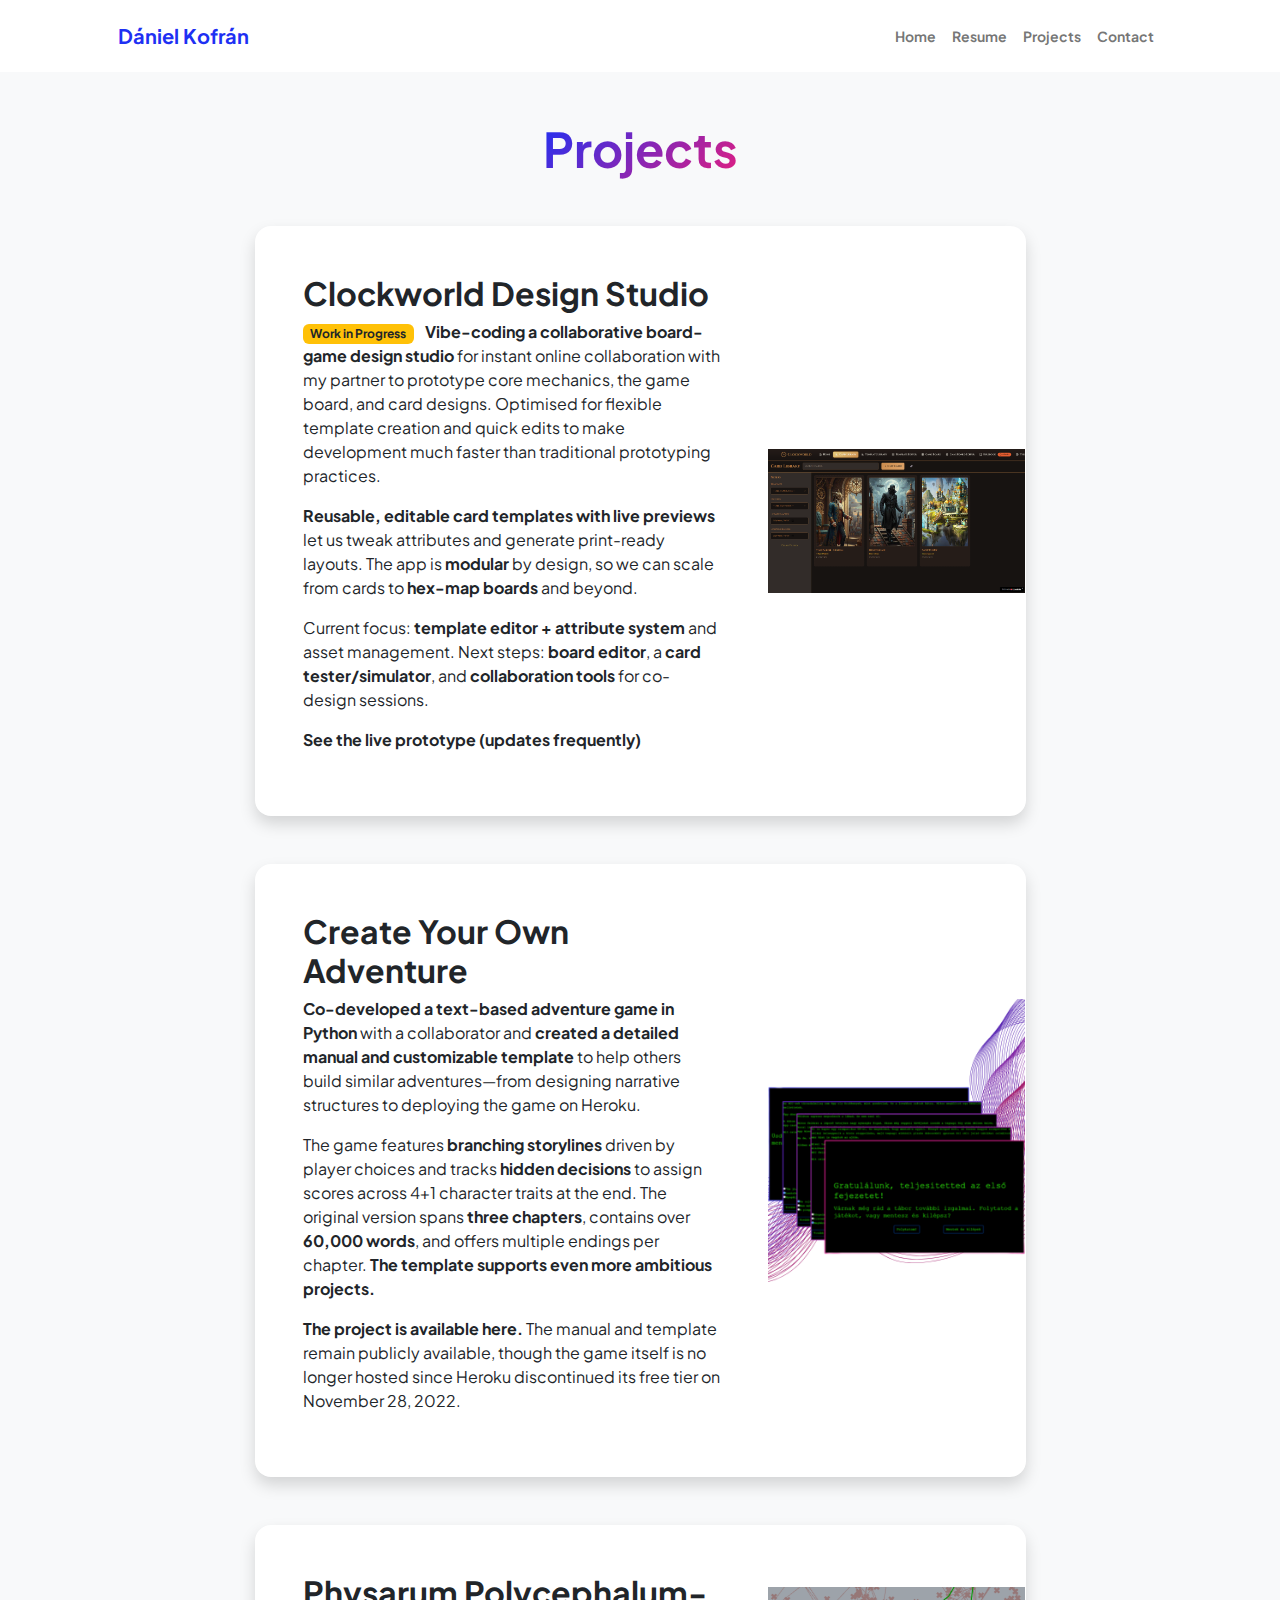
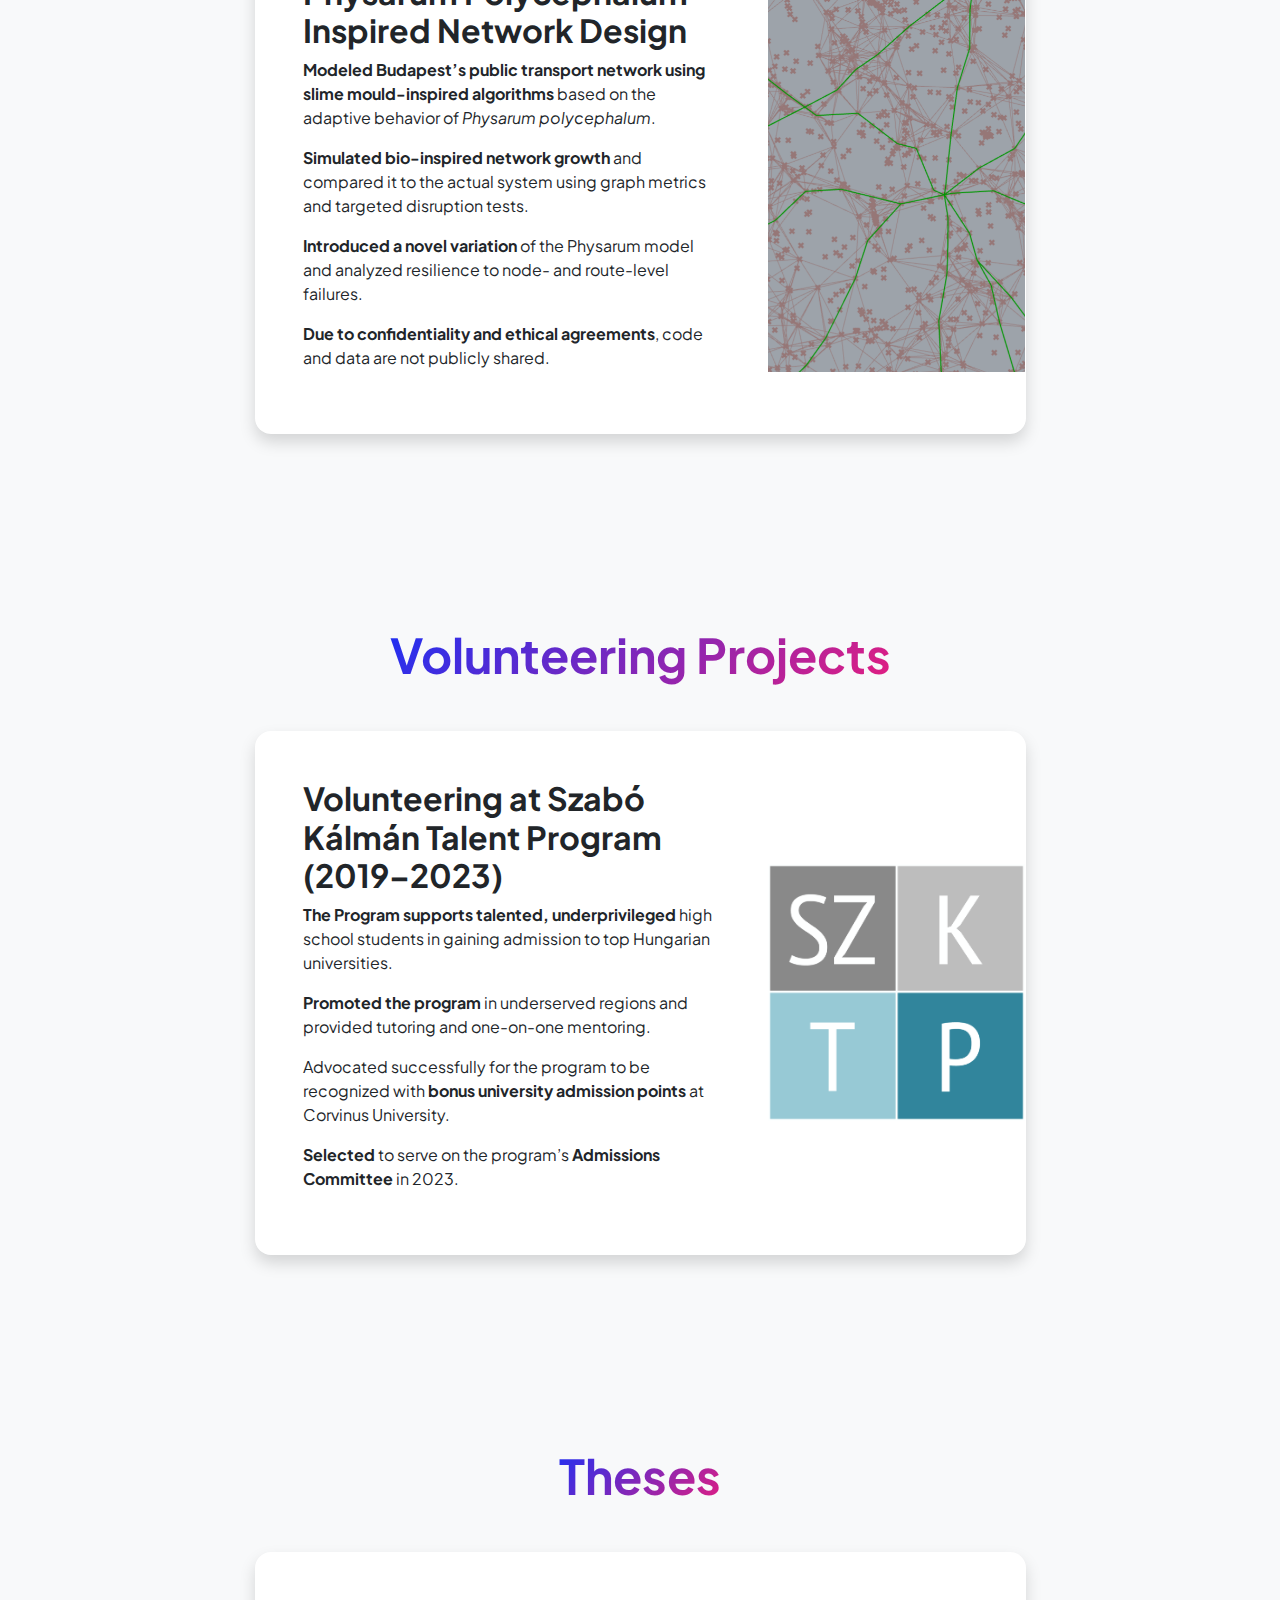
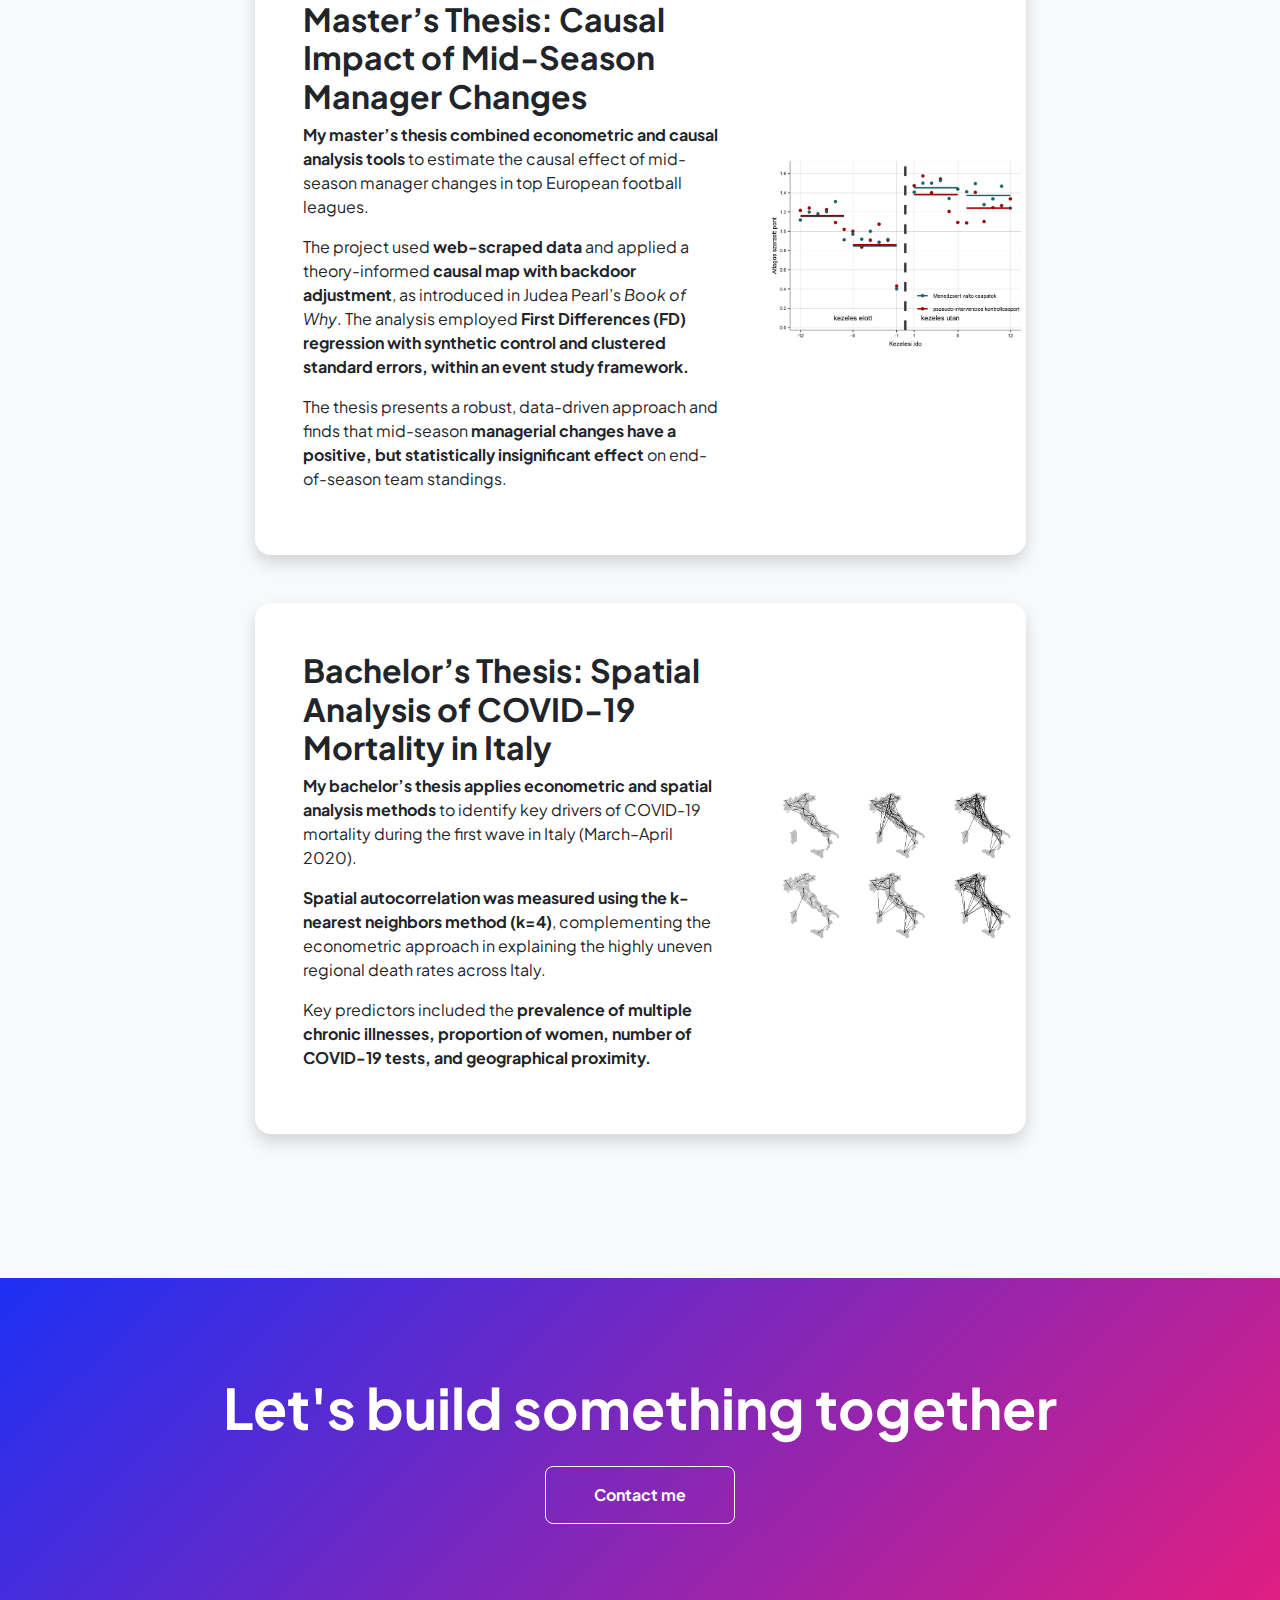
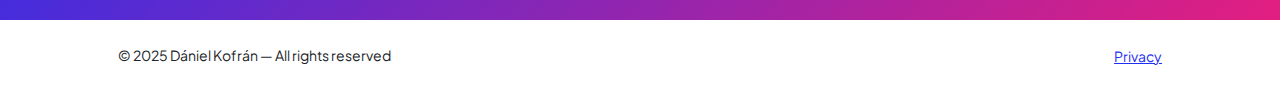
<file: projects.html>
<!DOCTYPE html>
<html lang="en">
    <head>
        <meta charset="utf-8" />
        <meta name="viewport" content="width=device-width, initial-scale=1, shrink-to-fit=no" />
        <meta name="description" content="" />
        <meta name="author" content="" />
        <title>Dániel Kofrán Personal Website - Projects Page</title>
        <!-- Favicon-->
        <link rel="icon" type="image/x-icon" href="assets/favicon.ico" />
        <!-- Custom Google font-->
        <link rel="preconnect" href="https://fonts.googleapis.com" />
        <link rel="preconnect" href="https://fonts.gstatic.com" crossorigin />
        <link href="https://fonts.googleapis.com/css2?family=Plus+Jakarta+Sans:wght@100;200;300;400;500;600;700;800;900&amp;display=swap" rel="stylesheet" />
        <!-- Bootstrap icons-->
        <link href="https://cdn.jsdelivr.net/npm/bootstrap-icons@1.8.1/font/bootstrap-icons.css" rel="stylesheet" />
        <!-- Core theme CSS (includes Bootstrap)-->
        <link href="css/styles.css" rel="stylesheet" />
    </head>
    <body class="d-flex flex-column h-100 bg-light">
        <main class="flex-shrink-0">
            <!-- Navigation-->
            <nav class="navbar navbar-expand-lg navbar-light bg-white py-3">
                <div class="container px-5">
                    <a class="navbar-brand" href="index.html"><span class="fw-bolder text-primary">Dániel Kofrán</span></a>
                    <button class="navbar-toggler" type="button" data-bs-toggle="collapse" data-bs-target="#navbarSupportedContent" aria-controls="navbarSupportedContent" aria-expanded="false" aria-label="Toggle navigation"><span class="navbar-toggler-icon"></span></button>
                    <div class="collapse navbar-collapse" id="navbarSupportedContent">
                        <ul class="navbar-nav ms-auto mb-2 mb-lg-0 small fw-bolder">
                            <li class="nav-item"><a class="nav-link" href="index.html">Home</a></li>
                            <li class="nav-item"><a class="nav-link" href="resume.html">Resume</a></li>
                            <li class="nav-item"><a class="nav-link" href="projects.html">Projects</a></li>
                            <li class="nav-item"><a class="nav-link" href="contact.html">Contact</a></li>
                        </ul>
                    </div>
                </div>
            </nav>
            <!-- Projects Section-->
            <section class="py-5">
                <div class="container px-5 mb-5">
                    <div class="text-center mb-5">
                        <h1 class="display-5 fw-bolder mb-0"><span class="text-gradient d-inline">Projects</span></h1>
                    </div>
                    <div class="row gx-5 justify-content-center">
                        <div class="col-lg-11 col-xl-9 col-xxl-8">
                            <!-- Project Card 1: Clockworld (WIP) -->
                            <div class="card overflow-hidden shadow rounded-4 border-0 mb-5">
                                <div class="card-body p-0">
                                <div class="row g-0 align-items-center">
                                    <!-- Text Column (2/3 width) -->
                                    <div class="col-md-8 p-5">
                                    <h2 class="fw-bolder">Clockworld Design Studio</h2>
                                    <p>
                                        <span class="badge bg-warning text-dark me-2">Work in Progress</span>
                                        <strong>Vibe-coding a collaborative board-game design studio</strong> for instant online collaboration with my partner to prototype core mechanics, the game board, and card designs. Optimised for flexible template creation and quick edits to make development much faster than traditional prototyping practices.
                                    </p>
                                    <p>
                                        <strong>Reusable, editable card templates with live previews</strong> let us tweak attributes and generate print-ready layouts. The app is <strong>modular</strong> by design, so we can scale from cards to <strong>hex-map boards</strong> and beyond.
                                    </p>
                                    <p>
                                        Current focus: <strong>template editor + attribute system</strong> and asset management.
                                        Next steps: <strong>board editor</strong>, a <strong>card tester/simulator</strong>, and <strong>collaboration tools</strong> for co-design sessions.
                                    </p>
                                    <p>
                                        <strong>
                                        <a class="nav-link d-inline p-0 custom-link" href="https://clockworld-design-studio.lovable.app/">
                                            See the live prototype (updates frequently)
                                        </a>
                                        </strong>
                                    </p>
                                    </div>
                            
                                    <!-- Image Column (1/3 width) -->
                                    <div class="col-md-4">
                                    <img class="img-fluid h-100 w-100 object-fit-cover"
                                        src="assets/clockworld_preview.png"
                                        alt="Screenshot of the Clockworld Design Studio prototype." />
                                    </div>
                                </div>
                                </div>
                            </div>                              
                            <!-- Project Card 2: Create Your Own Adventure -->
                            <div class="card overflow-hidden shadow rounded-4 border-0 mb-5">
                                <div class="card-body p-0">
                                    <div class="row g-0 align-items-center">
                                        <!-- Text Column (2/3 width) -->
                                        <div class="col-md-8 p-5">
                                            <h2 class="fw-bolder">Create Your Own Adventure</h2>
                                            <p>
                                                <strong>Co-developed a text-based adventure game in Python</strong> with a collaborator and <strong>created a detailed manual and customizable template</strong> 
                                                to help others build similar adventures—from designing narrative structures to deploying the game on Heroku.
                                            </p>
                                            <p>
                                                The game features <strong>branching storylines</strong> driven by player choices and tracks <strong>hidden decisions</strong> to assign scores across 4+1 character traits at the end.
                                                The original version spans <strong>three chapters</strong>, contains over <strong>60,000 words</strong>, and offers multiple endings per chapter. 
                                                <strong>The template supports even more ambitious projects.</strong>
                                            </p>
                                            <p>
                                                <strong><a class="nav-link d-inline p-0 custom-link" href="https://github.com/lilibenedikta/create_your_adventure_rajk">The project is available here.</a></strong>
                                                The manual and template remain publicly available, though the game itself is no longer hosted since Heroku discontinued its free tier on November 28, 2022.
                                            </p>
                                        </div>
                            
                                        <!-- Image Column (1/3 width) -->
                                        <div class="col-md-4">
                                            <img class="img-fluid h-100 w-100 object-fit-cover" src="assets/Project_1.png" alt="Image of the development build of the text-based adventure game." />
                                        </div>
                                    </div>
                                </div>
                            </div>
                            <!-- Project Card 3: Physarum Polycephalum -->
                            <div class="card overflow-hidden shadow rounded-4 border-0 mb-5">
                                <div class="card-body p-0">
                                    <div class="row g-0 align-items-center">
                                        <!-- Text Column (2/3) -->
                                        <div class="col-md-8 p-5">
                                            <h2 class="fw-bolder">Physarum Polycephalum-Inspired Network Design</h2>
                                            <p><strong><a class="nav-link d-inline p-0 custom-link" href="https://github.com/kofrandani/physarum_budapest_network_analysis">Modeled Budapest’s public transport network using slime mould-inspired algorithms</a></strong> based on the adaptive behavior of <em>Physarum polycephalum</em>.</p>
                                            <p><strong>Simulated bio-inspired network growth</strong> and compared it to the actual system using graph metrics and targeted disruption tests.</p>
                                            <p><strong>Introduced a novel variation</strong> of the Physarum model and analyzed resilience to node- and route-level failures.</p>
                                            <p><strong>Due to confidentiality and ethical agreements</strong>, code and data are not publicly shared.</p>
                                        </div>

                                        <!-- Image Column (1/3) -->
                                        <div class="col-md-4">
                                            <img class="img-fluid h-100 w-100" style="object-fit: cover;" src="assets/poliline_small.PNG" alt="Pyhsarum polycephalum mesh." />
                                        </div>
                                    </div>
                                </div>
                            </div>
                        </div>
                    </div>
                </div>
            </section>
            <!-- Volunteering Projects Section-->
            <section class="py-5">
                <div class="container px-5 mb-5">
                    <div class="text-center mb-5">
                        <h1 class="display-5 fw-bolder mb-0"><span class="text-gradient d-inline">Volunteering Projects</span></h1>
                    </div>
                    <div class="row gx-5 justify-content-center">
                        <div class="col-lg-11 col-xl-9 col-xxl-8">
                            <!-- Volunteering Project Card 1 -->
                            <div class="card overflow-hidden shadow rounded-4 border-0 mb-5">
                                <div class="card-body p-0">
                                    <div class="row g-0 align-items-center">
                                        <!-- Text Column (2/3) -->
                                        <div class="col-md-8 p-5">
                                            <h2 class="fw-bolder">Volunteering at Szabó Kálmán Talent Program (2019–2023)</h2>
                                            <p><strong><a class="nav-link d-inline p-0 custom-link" href="https://szabokalmanprogram.hu/">The Program</a> supports talented, underprivileged</strong> high school students in gaining admission to top Hungarian universities.</p>
                                            <p><strong>Promoted the program</strong> in underserved regions and provided tutoring and one-on-one mentoring.</p>
                                            <p>Advocated successfully for the program to be recognized with <strong>bonus university admission points</strong> at Corvinus University.</p>
                                            <p><strong>Selected</strong> to serve on the program’s <strong>Admissions Committee</strong> in 2023.</p>
                                        </div>

                                        <!-- Image Column (1/3) -->
                                        <div class="col-md-4">
                                            <img class="img-fluid h-100 w-100" style="object-fit: cover;" src="assets/Szktp_logo_square.png" alt="Logo of the Szabó Kálmán Talent Program" />
                                        </div>
                                    </div>
                                </div>
                            </div>
                        </div>
                    </div>
                </div>
            </section>
            <!-- Theses Projects Section-->
            <section class="py-5">
                <div class="container px-5 mb-5">
                    <div class="text-center mb-5">
                        <h1 class="display-5 fw-bolder mb-0"><span class="text-gradient d-inline">Theses</span></h1>
                    </div>
                    <div class="row gx-5 justify-content-center">
                        <div class="col-lg-11 col-xl-9 col-xxl-8">
                            <!-- Thesis Project Card 1 -->
                            <div class="card overflow-hidden shadow rounded-4 border-0 mb-5">
                                <div class="card-body p-0">
                                    <div class="row g-0 align-items-center">
                                        <!-- Text Column (2/3) -->
                                        <div class="col-md-8 p-5">
                                            <h2 class="fw-bolder">Master’s Thesis: Causal Impact of Mid-Season Manager Changes</h2>
                                            <p>
                                              <strong><a class="nav-link d-inline p-0 custom-link" href="https://github.com/kofrandani/masters_thesis_manager_change_causal_effect">My master’s thesis</a> combined econometric and causal analysis tools</strong> to estimate the causal effect of mid-season manager changes in top European football leagues.
                                            </p>
                                            <p>
                                              The project used <strong>web-scraped data</strong> and applied a theory-informed <strong>causal map with backdoor adjustment</strong>, as introduced in Judea Pearl’s <em>Book of Why</em>. The analysis employed <strong>First Differences (FD) regression with synthetic control and clustered standard errors, within an event study framework.</strong>
                                            </p>
                                            <p>
                                              The thesis presents a robust, data-driven approach and finds that mid-season <strong>managerial changes have a positive, but statistically insignificant effect</strong> on end-of-season team standings.
                                            </p>
                                            </p>
                                        </div>

                                        <!-- Image Column (1/3) -->
                                        <div class="col-md-4">
                                            <img class="img-fluid h-100 w-100" style="object-fit: cover;" src="assets/resultsabra_all_final_ultimate_final_kd_theme.png" alt="Manager change effect final result" />
                                        </div>
                                    </div>
                                </div>
                            </div>
                            <!-- Thesis Project Card 2 -->
                            <div class="card overflow-hidden shadow rounded-4 border-0 mb-5">
                                <div class="card-body p-0">
                                    <div class="row g-0 align-items-center">
                                        <!-- Text Column (2/3) -->
                                        <div class="col-md-8 p-5">
                                            <h2 class="fw-bolder">Bachelor’s Thesis: Spatial Analysis of COVID-19 Mortality in Italy</h2>
                                            <p>
                                              <strong><a class="nav-link d-inline p-0 custom-link" href="https://github.com/kofrandani/bachelor_thesis_spatial_covid_analysis_Italy">
                                                My bachelor’s thesis</a> applies econometric and spatial analysis methods</strong> to identify key drivers of COVID-19 mortality during the first wave in Italy (March–April 2020).
                                            </p>
                                            <p>
                                              <strong>Spatial autocorrelation was measured using the k-nearest neighbors method (k=4)</strong>, complementing the econometric approach in explaining the highly uneven regional death rates across Italy.
                                            </p>
                                            <p>
                                              Key predictors included the <strong>prevalence of multiple chronic illnesses, proportion of women, number of COVID-19 tests, and geographical proximity.</strong>
                                            </p>
                                            
                                        </div>

                                        <!-- Image Column (1/3) -->
                                        <div class="col-md-4">
                                            <img class="img-fluid h-100 w-100" style="object-fit: cover;" src="assets/Italy_covid_network_graph.png" alt="The most common spatial weights applied to Italy. Top row from left to right: the
                                            Neighbourhood principle, Indirect neighbourhood principle and Radius neighbourhood principle, 400 km
                                            radius. Bottom row, from left to right: Nearest Neighbours Principle, 1, 4 and 8 nearest neighbours
                                            neighbours." />
                                        </div>
                                    </div>
                                </div>
                            </div>
                        </div>
                    </div>
                </div>
            </section>
            <!-- Call to action section-->
            <section class="py-5 bg-gradient-primary-to-secondary text-white">
                <div class="container px-5 my-5">
                    <div class="text-center">
                        <h2 class="display-4 fw-bolder mb-4">Let's build something together</h2>
                        <a class="btn btn-outline-light btn-lg px-5 py-3 fs-6 fw-bolder" href="contact.html">Contact me</a>
                    </div>
                </div>
            </section>
        </main>
        <!-- Footer-->
        <footer class="bg-white py-4 mt-auto">
            <div class="container px-5">
                <div class="row align-items-center justify-content-between flex-column flex-sm-row">
                    <div class="col-auto"><div class="small m-0">© 2025 Dániel Kofrán — All rights reserved</div></div>
                    <div class="col-auto">
                        <a class="small" href="privacy.html">Privacy</a>
                    </div>
                </div>
            </div>
        </footer>
        <!-- Bootstrap core JS-->
        <script src="https://cdn.jsdelivr.net/npm/bootstrap@5.2.3/dist/js/bootstrap.bundle.min.js"></script>
        <!-- Core theme JS-->
        <script src="js/scripts.js"></script>
    </body>
</html>
</file>
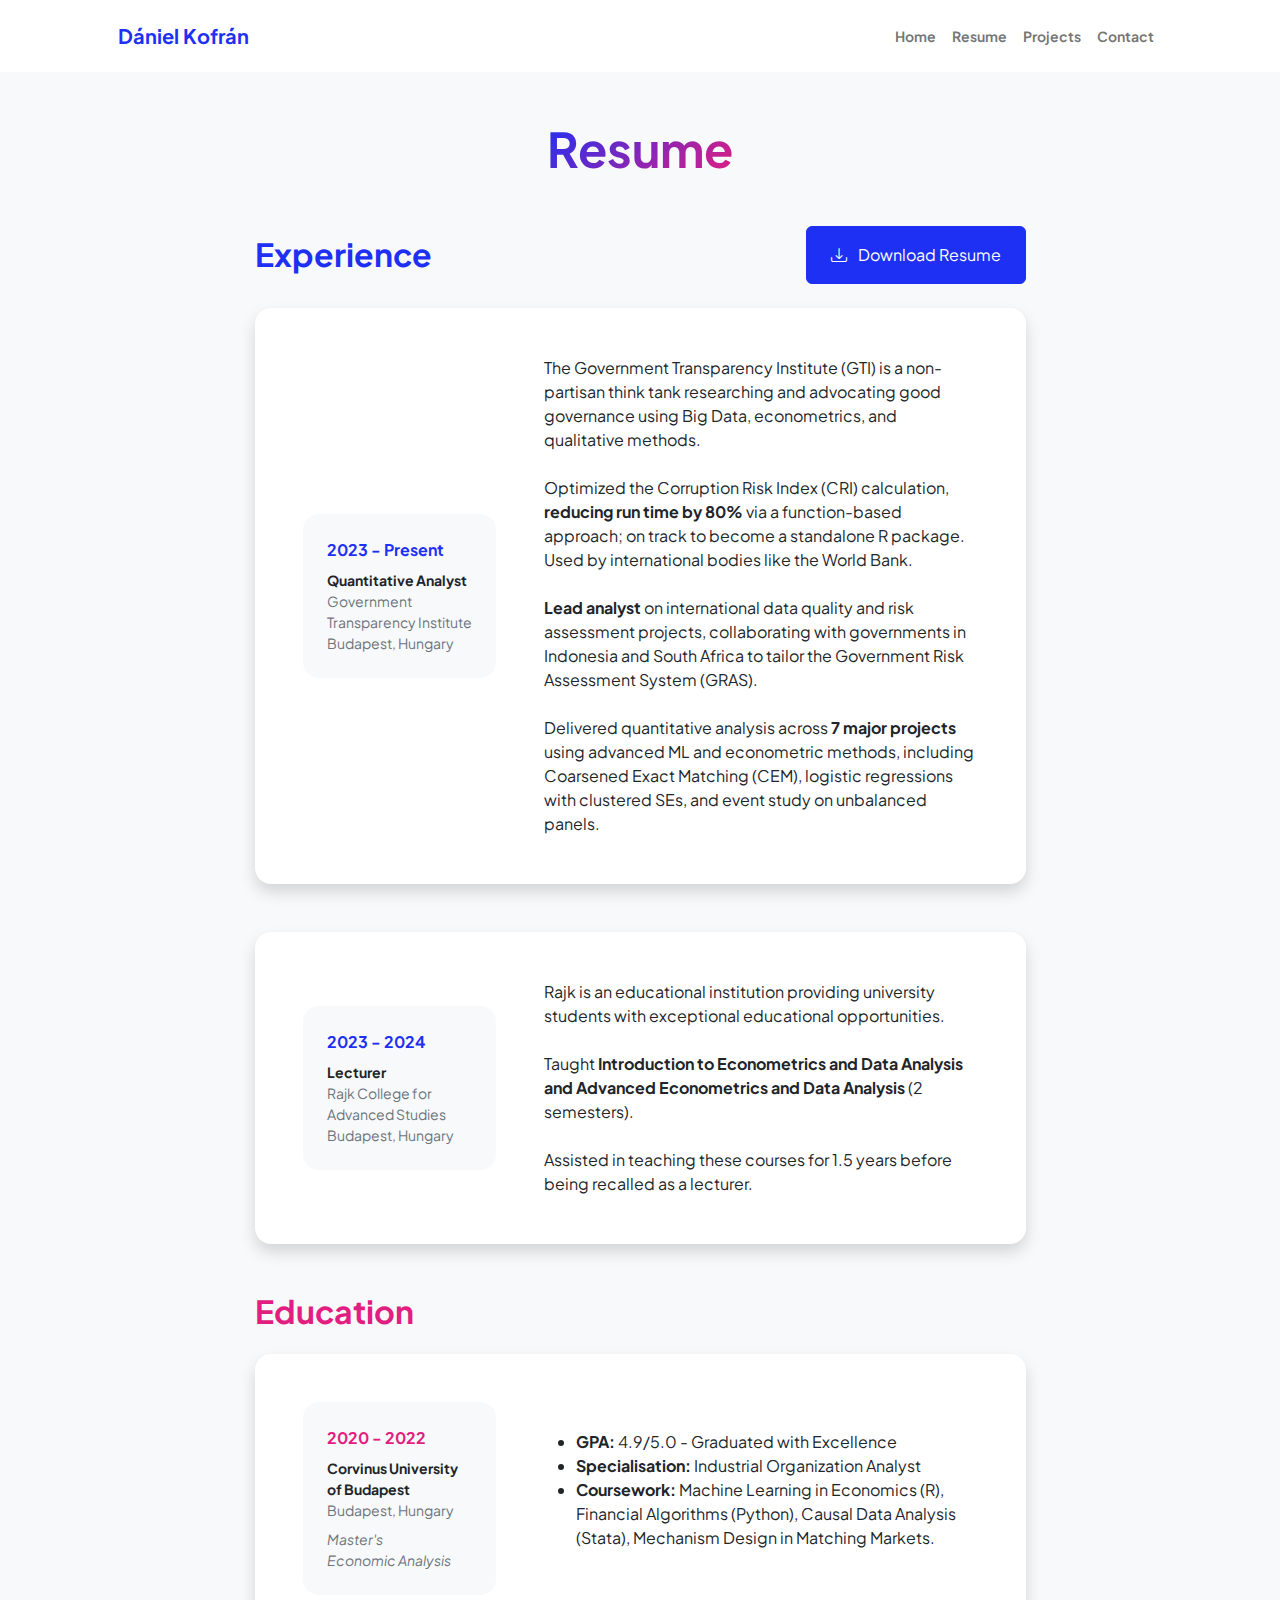
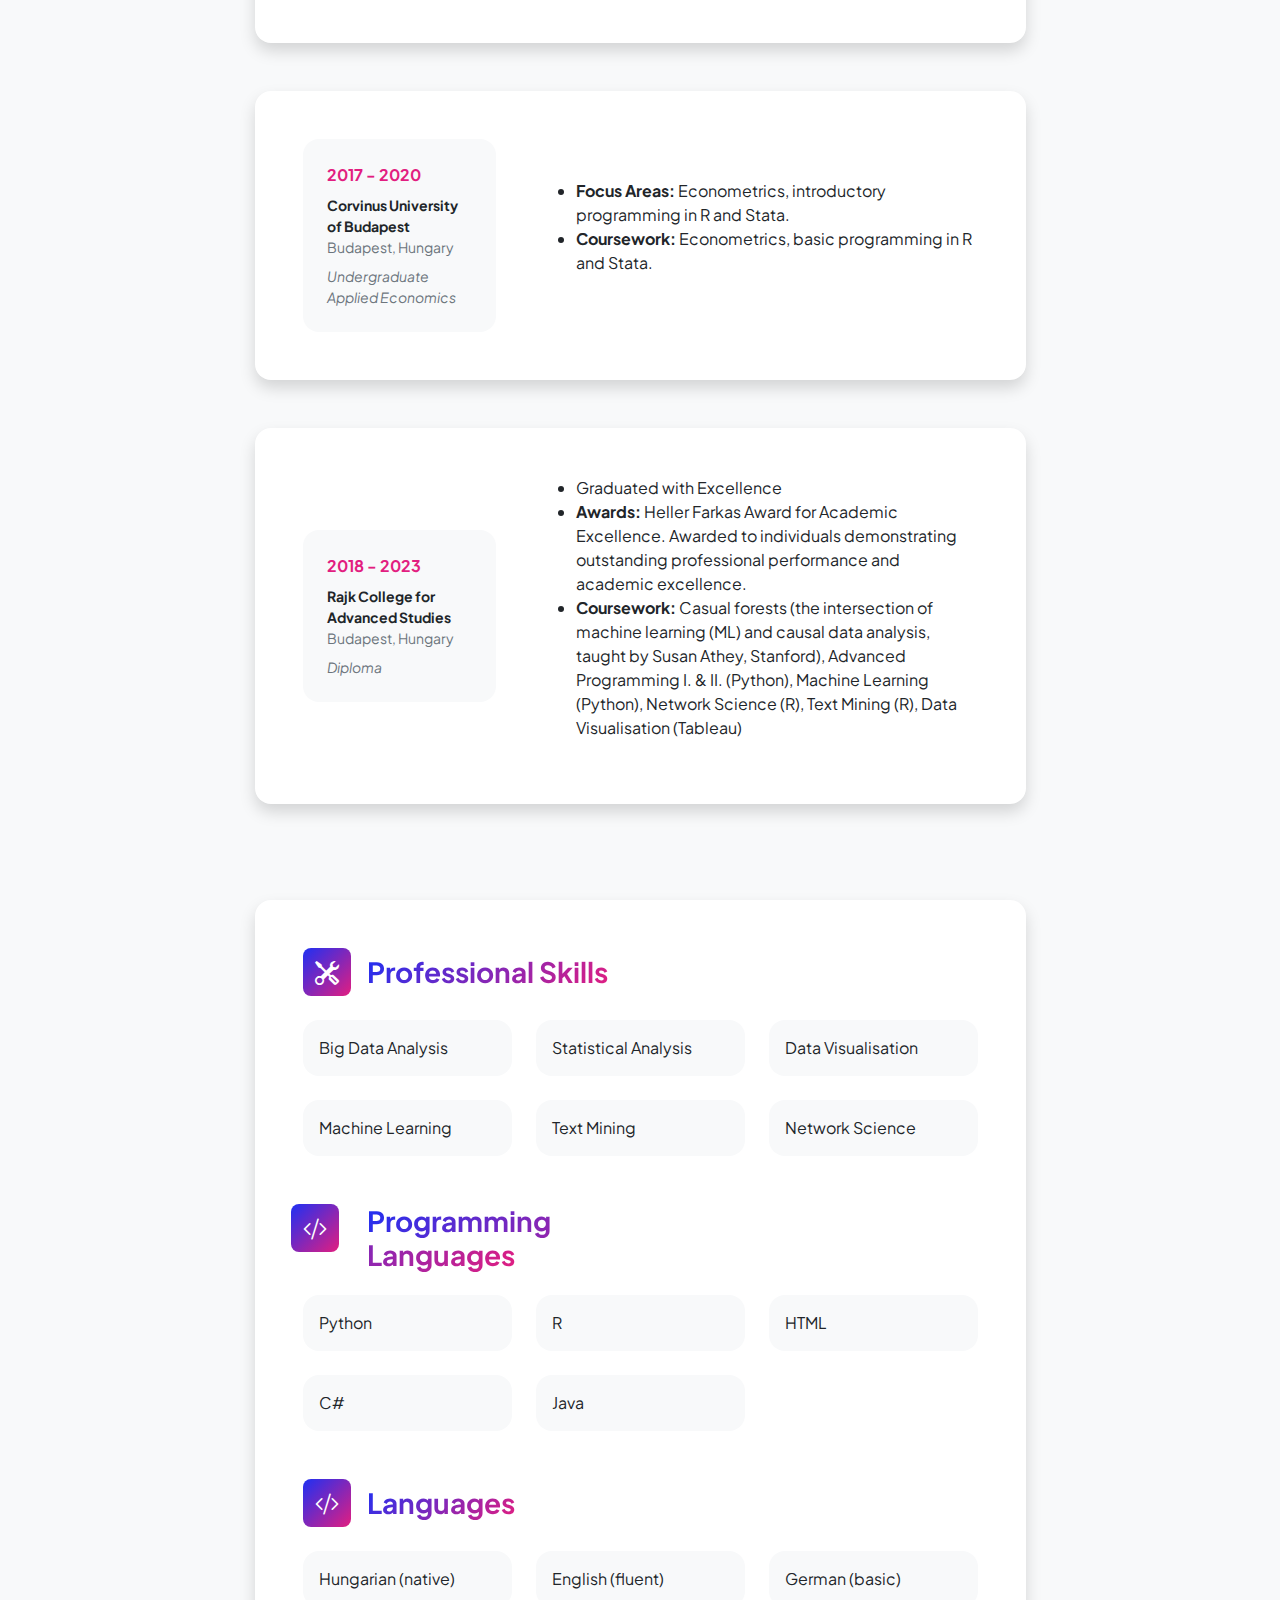
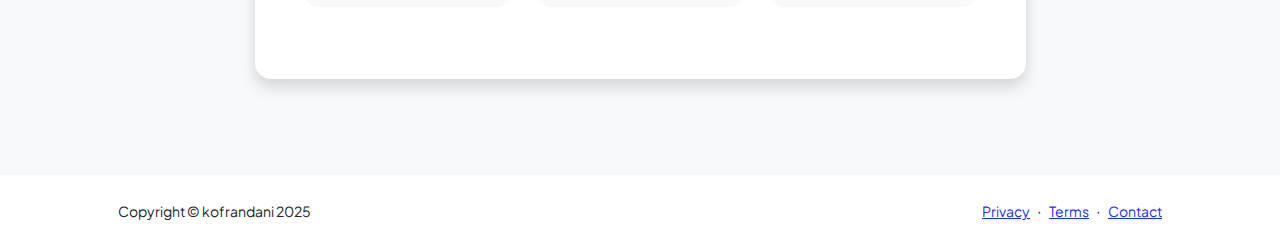
<file: resume.html>
<!DOCTYPE html>
<html lang="en">
    <head>
        <meta charset="utf-8" />
        <meta name="viewport" content="width=device-width, initial-scale=1, shrink-to-fit=no" />
        <meta name="description" content="" />
        <meta name="author" content="" />
        <title>Dániel Kofrán Personal Website - Resume Page</title>
        <!-- Favicon-->
        <link rel="icon" type="image/x-icon" href="assets/favicon.ico" />
        <!-- Custom Google font-->
        <link rel="preconnect" href="https://fonts.googleapis.com" />
        <link rel="preconnect" href="https://fonts.gstatic.com" crossorigin />
        <link href="https://fonts.googleapis.com/css2?family=Plus+Jakarta+Sans:wght@100;200;300;400;500;600;700;800;900&amp;display=swap" rel="stylesheet" />
        <!-- Bootstrap icons-->
        <link href="https://cdn.jsdelivr.net/npm/bootstrap-icons@1.8.1/font/bootstrap-icons.css" rel="stylesheet" />
        <!-- Core theme CSS (includes Bootstrap)-->
        <link href="css/styles.css" rel="stylesheet" />
    </head>
    <body class="d-flex flex-column h-100 bg-light">
        <main class="flex-shrink-0">
            <!-- Navigation-->
            <nav class="navbar navbar-expand-lg navbar-light bg-white py-3">
                <div class="container px-5">
                    <a class="navbar-brand" href="index.html"><span class="fw-bolder text-primary">Dániel Kofrán</span></a>
                    <button class="navbar-toggler" type="button" data-bs-toggle="collapse" data-bs-target="#navbarSupportedContent" aria-controls="navbarSupportedContent" aria-expanded="false" aria-label="Toggle navigation"><span class="navbar-toggler-icon"></span></button>
                    <div class="collapse navbar-collapse" id="navbarSupportedContent">
                        <ul class="navbar-nav ms-auto mb-2 mb-lg-0 small fw-bolder">
                            <li class="nav-item"><a class="nav-link" href="index.html">Home</a></li>
                            <li class="nav-item"><a class="nav-link" href="resume.html">Resume</a></li>
                            <li class="nav-item"><a class="nav-link" href="projects.html">Projects</a></li>
                            <li class="nav-item"><a class="nav-link" href="contact.html">Contact</a></li>
                        </ul>
                    </div>
                </div>
            </nav>
            <!-- Page Content-->
            <div class="container px-5 my-5">
                <div class="text-center mb-5">
                    <h1 class="display-5 fw-bolder mb-0"><span class="text-gradient d-inline">Resume</span></h1>
                </div>
                <div class="row gx-5 justify-content-center">
                    <div class="col-lg-11 col-xl-9 col-xxl-8">
                        <!-- Experience Section-->
                        <section>
                            <div class="d-flex align-items-center justify-content-between mb-4">
                                <h2 class="text-primary fw-bolder mb-0">Experience</h2>
                                <!-- Download resume button-->
                                <!-- Note: Set the link href target to a PDF file within your project-->
                                <a class="btn btn-primary px-4 py-3" href="assets/Dániel_Kofrán_resume.pdf">
                                    <div class="d-inline-block bi bi-download me-2"></div>
                                    Download Resume
                                </a>
                            </div>
                            <!-- Experience Card 1-->
                            <div class="card shadow border-0 rounded-4 mb-5">
                                <div class="card-body p-5">
                                    <div class="row align-items-center gx-5">
                                        <div class="col text-center text-lg-start mb-4 mb-lg-0">
                                            <div class="bg-light p-4 rounded-4">
                                                <div class="text-primary fw-bolder mb-2">2023 - Present</div>
                                                <div class="small fw-bolder">Quantitative Analyst</div>
                                                <div class="small text-muted">Government Transparency Institute</div>
                                                <div class="small text-muted">Budapest, Hungary</div>
                                            </div>
                                        </div>
                                        <div class="col-lg-8"><div>
                                            The Government Transparency Institute (GTI) is a non-partisan think tank researching and advocating good governance using Big Data, econometrics, and qualitative methods.<br><br>
                                            Optimized the Corruption Risk Index (CRI) calculation, <strong>reducing run time by 80%</strong> via a function-based approach; on track to become a standalone R package. Used by international bodies like the World Bank.<br><br>
                                            <strong>Lead analyst</strong> on international data quality and risk assessment projects, collaborating with governments in Indonesia and South Africa to tailor the Government Risk Assessment System (GRAS).<br><br>
                                            Delivered quantitative analysis across <strong>7 major projects</strong> using advanced ML and econometric methods, including Coarsened Exact Matching (CEM), logistic regressions with clustered SEs, and event study on unbalanced panels.
                                          </div></div>
                                    </div>
                                </div>
                            </div>
                            <!-- Experience Card 2-->
                            <div class="card shadow border-0 rounded-4 mb-5">
                                <div class="card-body p-5">
                                    <div class="row align-items-center gx-5">
                                        <div class="col text-center text-lg-start mb-4 mb-lg-0">
                                            <div class="bg-light p-4 rounded-4">
                                                <div class="text-primary fw-bolder mb-2">2023 - 2024</div>
                                                <div class="small fw-bolder">Lecturer</div>
                                                <div class="small text-muted">Rajk College for Advanced Studies</div>
                                                <div class="small text-muted">Budapest, Hungary</div>
                                            </div>
                                        </div>
                                        <div class="col-lg-8"><div> Rajk is an educational institution providing university students with exceptional educational opportunities.<br><br>
                                            Taught <strong>Introduction to Econometrics and Data Analysis and Advanced Econometrics and Data Analysis</strong> (2 semesters).<br><br>
                                            Assisted in teaching these courses for 1.5 years before being recalled as a lecturer.
                                        </div></div>
                                    </div>
                                </div>
                            </div>
                        </section>
                        <!-- Education Section-->
                        <section>
                            <h2 class="text-secondary fw-bolder mb-4">Education</h2>
                            <!-- Education Card 1-->
                            <div class="card shadow border-0 rounded-4 mb-5">
                                <div class="card-body p-5">
                                    <div class="row align-items-center gx-5">
                                        <div class="col text-center text-lg-start mb-4 mb-lg-0">
                                            <div class="bg-light p-4 rounded-4">
                                                <div class="text-secondary fw-bolder mb-2">2020 - 2022</div>
                                                <div class="mb-2">
                                                    <div class="small fw-bolder">Corvinus University of Budapest</div>
                                                    <div class="small text-muted">Budapest, Hungary</div>
                                                </div>
                                                <div class="fst-italic">
                                                    <div class="small text-muted">Master's</div>
                                                    <div class="small text-muted">Economic Analysis</div>
                                                </div>
                                            </div>
                                        </div>
                                        <div class="col-lg-8">
                                            <ul>
                                                <li><strong>GPA:</strong> 4.9/5.0 - Graduated with Excellence</li>
                                                <li><strong>Specialisation:</strong> Industrial Organization Analyst</li>
                                                <li><strong>Coursework:</strong> Machine Learning in Economics (R), Financial Algorithms (Python), 
                                                    Causal Data Analysis (Stata), Mechanism Design in Matching Markets.</li>
                                            </ul>
                                        </div>
                                    </div>
                                </div>
                            </div>
                            <!-- Education Card 2-->
                            <div class="card shadow border-0 rounded-4 mb-5">
                                <div class="card-body p-5">
                                    <div class="row align-items-center gx-5">
                                        <div class="col text-center text-lg-start mb-4 mb-lg-0">
                                            <div class="bg-light p-4 rounded-4">
                                                <div class="text-secondary fw-bolder mb-2">2017 - 2020</div>
                                                <div class="mb-2">
                                                    <div class="small fw-bolder">Corvinus University of Budapest</div>
                                                    <div class="small text-muted">Budapest, Hungary</div>
                                                </div>
                                                <div class="fst-italic">
                                                    <div class="small text-muted">Undergraduate</div>
                                                    <div class="small text-muted">Applied Economics</div>
                                                </div>
                                            </div>
                                        </div>
                                        <div class="col-lg-8">
                                            <ul>
                                                <li><strong>Focus Areas:</strong> Econometrics, introductory programming in R and Stata.</li>
                                                <li><strong>Coursework:</strong> Econometrics, basic programming in R and Stata.</li>
                                            </ul>
                                        </div>
                                    </div>
                                </div>
                            </div>
                            <!-- Education Card 3-->
                            <div class="card shadow border-0 rounded-4 mb-5">
                                <div class="card-body p-5">
                                    <div class="row align-items-center gx-5">
                                        <div class="col text-center text-lg-start mb-4 mb-lg-0">
                                            <div class="bg-light p-4 rounded-4">
                                                <div class="text-secondary fw-bolder mb-2">2018 - 2023</div>
                                                <div class="mb-2">
                                                    <div class="small fw-bolder">Rajk College for Advanced Studies</div>
                                                    <div class="small text-muted">Budapest, Hungary</div>
                                                </div>
                                                <div class="fst-italic">
                                                    <div class="small text-muted">Diploma</div>
                                                </div>
                                            </div>
                                        </div>
                                        <div class="col-lg-8">
                                            <ul>
                                                <li>Graduated with Excellence</li>
                                                <li><strong>Awards:</strong> Heller Farkas Award for Academic Excellence. Awarded to individuals demonstrating outstanding professional performance and academic excellence.</li>
                                                <li><strong>Coursework:</strong> Casual forests (the intersection of machine learning (ML) and causal data analysis, taught
                                                    by Susan Athey, Stanford), Advanced Programming I. & II. (Python), Machine Learning (Python), Network
                                                    Science (R), Text Mining (R), Data Visualisation (Tableau)
                                                    </li>
                                            </ul>
                                        </div>
                                </div>
                            </div>
                        </section>
                        <!-- Divider-->
                        <div class="pb-5"></div>
                        <!-- Skills Section-->
                        <section>
                            <!-- Skillset Card-->
                            <div class="card shadow border-0 rounded-4 mb-5">
                                <div class="card-body p-5">
                                    <!-- Professional skills list-->
                                    <div class="mb-5">
                                        <div class="d-flex align-items-center mb-4">
                                            <div class="feature bg-primary bg-gradient-primary-to-secondary text-white rounded-3 me-3"><i class="bi bi-tools"></i></div>
                                            <h3 class="fw-bolder mb-0"><span class="text-gradient d-inline">Professional Skills</span></h3>
                                        </div>
                                        <div class="row row-cols-1 row-cols-md-3 mb-4">
                                            <div class="col mb-4 mb-md-0"><div class="d-flex align-items-center bg-light rounded-4 p-3 h-100">Big Data Analysis</div></div>
                                            <div class="col mb-4 mb-md-0"><div class="d-flex align-items-center bg-light rounded-4 p-3 h-100">Statistical Analysis</div></div>
                                            <div class="col"><div class="d-flex align-items-center bg-light rounded-4 p-3 h-100">Data Visualisation</div></div>
                                        </div>
                                        <div class="row row-cols-1 row-cols-md-3">
                                            <div class="col mb-4 mb-md-0"><div class="d-flex align-items-center bg-light rounded-4 p-3 h-100">Machine Learning</div></div>
                                            <div class="col mb-4 mb-md-0"><div class="d-flex align-items-center bg-light rounded-4 p-3 h-100">Text Mining</div></div>
                                            <div class="col"><div class="d-flex align-items-center bg-light rounded-4 p-3 h-100">Network Science</div></div>
                                        </div>
                                    </div>
                                    <!-- Programming Languages list-->
                                    <div class="mb-5">
                                        <div class="row row-cols-1 row-cols-md-3 mb-4">
                                            <div class="feature bg-primary bg-gradient-primary-to-secondary text-white rounded-3 me-3"><i class="bi bi-code-slash"></i></div>
                                            <h3 class="fw-bolder mb-0"><span class="text-gradient d-inline">Programming Languages</span></h3>
                                        </div>
                                        <div class="row row-cols-1 row-cols-md-3 mb-4">
                                            <div class="col mb-4 mb-md-0"><div class="d-flex align-items-center bg-light rounded-4 p-3 h-100">Python</div></div>
                                            <div class="col mb-4 mb-md-0"><div class="d-flex align-items-center bg-light rounded-4 p-3 h-100">R</div></div>
                                            <div class="col"><div class="d-flex align-items-center bg-light rounded-4 p-3 h-100">HTML</div></div>
                                        </div>
                                        <div class="row row-cols-1 row-cols-md-3">
                                            <div class="col mb-4 mb-md-0"><div class="d-flex align-items-center bg-light rounded-4 p-3 h-100">C#</div></div>
                                            <div class="col"><div class="d-flex align-items-center bg-light rounded-4 p-3 h-100">Java</div></div>
                                        </div>
                                    </div>
                                    <!-- Languages list-->
                                    <div class="mb-0">
                                        <div class="d-flex align-items-center mb-4">
                                            <div class="feature bg-primary bg-gradient-primary-to-secondary text-white rounded-3 me-3"><i class="bi bi-code-slash"></i></div>
                                            <h3 class="fw-bolder mb-0"><span class="text-gradient d-inline">Languages</span></h3>
                                        </div>
                                        <div class="row row-cols-1 row-cols-md-3 mb-4">
                                            <div class="col mb-4 mb-md-0"><div class="d-flex align-items-center bg-light rounded-4 p-3 h-100">Hungarian (native)</div></div>
                                            <div class="col mb-4 mb-md-0"><div class="d-flex align-items-center bg-light rounded-4 p-3 h-100">English (fluent)</div></div>
                                            <div class="col"><div class="d-flex align-items-center bg-light rounded-4 p-3 h-100">German (basic)</div></div>
                                        </div>
                                    </div>
                                </div>
                            </div>
                        </section>
                    </div>
                </div>
            </div>
        </main>
        <!-- Footer-->
        <footer class="bg-white py-4 mt-auto">
            <div class="container px-5">
                <div class="row align-items-center justify-content-between flex-column flex-sm-row">
                    <div class="col-auto"><div class="small m-0">Copyright &copy; kofrandani 2025</div></div>
                    <div class="col-auto">
                        <a class="small" href="#!">Privacy</a>
                        <span class="mx-1">&middot;</span>
                        <a class="small" href="#!">Terms</a>
                        <span class="mx-1">&middot;</span>
                        <a class="small" href="#!">Contact</a>
                    </div>
                </div>
            </div>
        </footer>
        <!-- Bootstrap core JS-->
        <script src="https://cdn.jsdelivr.net/npm/bootstrap@5.2.3/dist/js/bootstrap.bundle.min.js"></script>
        <!-- Core theme JS-->
        <script src="js/scripts.js"></script>
    </body>
</html>
</file>
